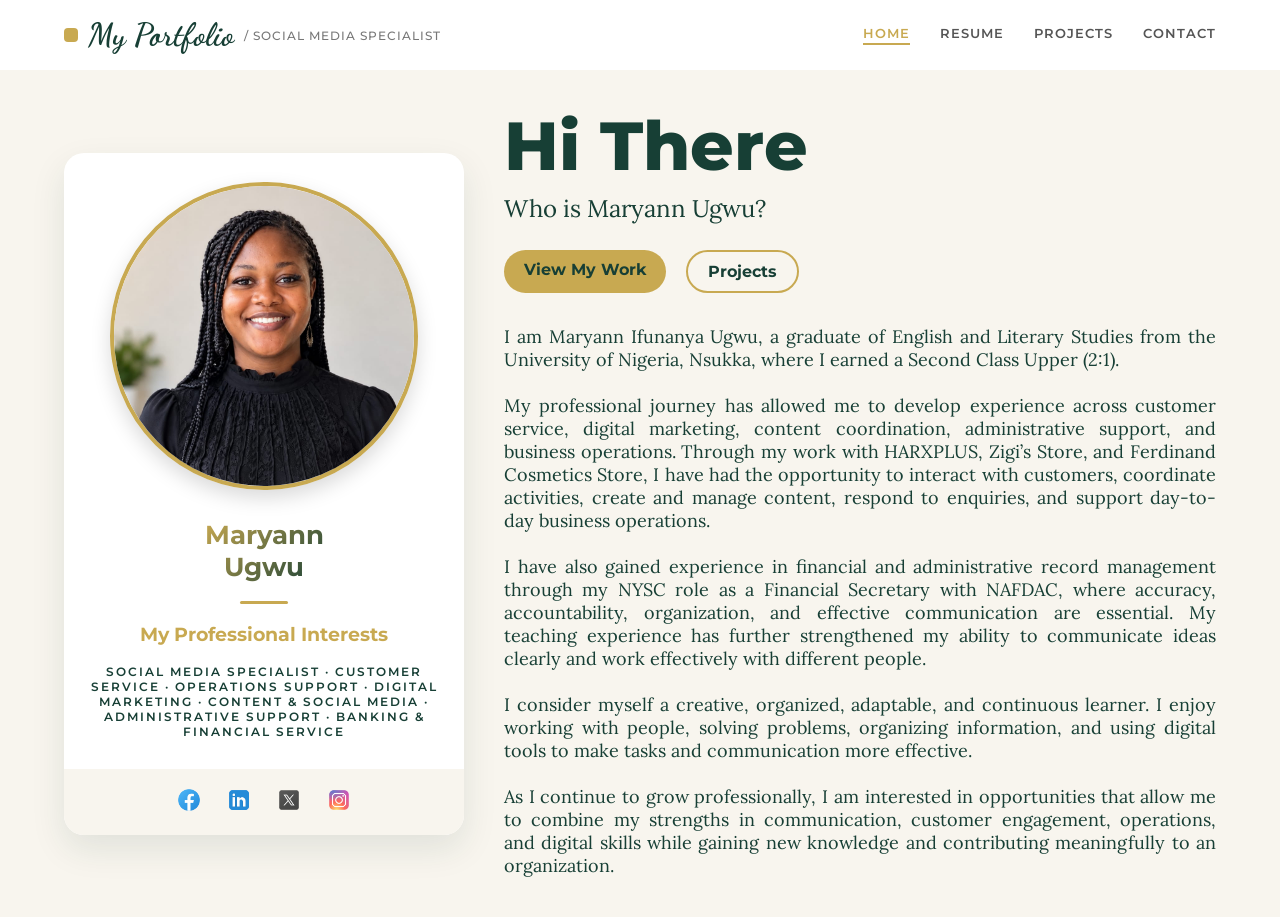
<file: index.html>
<!DOCTYPE html>
<html lang="en">
    <head> 
        <meta charset="UTF-8">
        <meta name="viewport" content="width=device-width, initial-scale=1.0">
        <title>My portfolio</title>
        <link rel="preconnect" href="https://fonts.googleapis.com">
        <link rel="preconnect" href="https://fonts.gstatic.com" crossorigin>
        <link href="https://fonts.googleapis.com/css2?family=Lora:ital,wght@0,400..700;1,400..700&family=Montserrat:ital,wght@0,100..900;1,100..900&family=Oswald:wght@200..700&family=Dancing+Script:wght@400..700&display=swap" rel="stylesheet">
        <link rel="stylesheet" href="practise.css">
   </head>
    <body>
        <header>
            <nav class="nav">
                <div class="logo">
                    <span class="logo-mark"></span>
                    <span class="logo-name">My Portfolio</span>
                    <span class="logo-sub">/ Social Media Specialist</span>
                </div>
                <div class="links">
                    <a href="index.html" class="nav-active">Home</a>
                    <a href="resume.html">Resume</a>
                    <a href="project.html">Projects</a>
                    <a href="contact.html">Contact</a>
                </div> 
            </nav>
        </header>
        <main>
            <container class="container">
                <div class="profile-card">
                    <div class="profile-photo-wrap">
                        <img src="WhatsApp Image 2026-09-08 at 2.59.03 PM.jpeg" alt="Maryann Ugwu" class="profile-photo">
                        <img src="WhatsApp Image 2026-09-08 at 2.59.03 PM.jpeg" alt="Maryann Ugwu" class="profile-photo">
                        <img src="WhatsApp Image 2026-09-08 at 2.59.03 PM.jpeg" alt="Maryann Ugwu" class="profile-photo">
                    </div>
                    <h2 class="profile-name">Maryann<br>Ugwu</h2>
                    <div class="profile-divider"></div>
                    <h1 class="profile-title">My Professional Interests</h1>
                    <p class="profile-tagline">Social Media Specialist &middot; Customer Service &middot; Operations Support &middot; Digital Marketing &middot; Content & Social Media &middot; Administrative Support &middot; Banking & Financial Service</p>
                    <div class="profile-socials">
                        <a href="https://www.facebook.com/profile.php?id=100084178749355" target="_blank"><img src="icons8-facebook-50.png" alt="Facebook"></a>
                        <a href="https://www.linkedin.com/in/maryann-ugwu-5b576a2b7" target="_blank"><img src="icons8-linkedin-48.png" alt="LinkedIn"></a>
                        <a href="https://twitter.com/maryann_ugwu" target="_blank"><img src="icons8-x-50.png" alt="Twitter"></a>
                        <a href="https://www.instagram.com/maryann_ugwu" target="_blank"><img src="icons8-instagram-50.png" alt="Instagram"></a>
                    </div>
                </div>
                <div class="content0">
                    <div class="content">
                        <h1>Hi There</h1>
                        <h3 class="content-sub">Who is Maryann Ugwu?</h3>
                    </div>
                    <div class="buttons">
                       <a href="resume.html" class="btn">View My Work</a>
                       <a href="project.html" class="btn1">Projects</a>
                    </div>
                    <p class="content-bio">I am Maryann Ifunanya Ugwu, a graduate of English and Literary Studies from the University of Nigeria, Nsukka, where I earned a Second Class Upper (2:1).

<br><br>My professional journey has allowed me to develop experience across customer service, digital marketing, content coordination, administrative support, and business operations. Through my work with HARXPLUS, Zigi’s Store, and Ferdinand Cosmetics Store, I have had the opportunity to interact with customers, coordinate activities, create and manage content, respond to enquiries, and support day-to-day business operations.

<br><br>I have also gained experience in financial and administrative record management through my NYSC role as a Financial Secretary with NAFDAC, where accuracy, accountability, organization, and effective communication are essential. My teaching experience has further strengthened my ability to communicate ideas clearly and work effectively with different people.

<br><br>I consider myself a creative, organized, adaptable, and continuous learner. I enjoy working with people, solving problems, organizing information, and using digital tools to make tasks and communication more effective.

<br><br>As I continue to grow professionally, I am interested in opportunities that allow me to combine my strengths in communication, customer engagement, operations, and digital skills while gaining new knowledge and contributing meaningfully to an organization.</p>
                </div>
            </container>
            <div class="mobile-author-box">
                <a href="resume.html">
                    <div>
                        <svg xmlns="http://www.w3.org/2000/svg" fill="none" viewBox="0 0 24 24" stroke-width="1.5" stroke="currentColor" class="size-6">
                        <path stroke-linecap="round" stroke-linejoin="round" d="M19.5 14.25v-2.625a3.375 3.375 0 0 0-3.375-3.375h-1.5A1.125 1.125 0 0 1 13.5 7.125v-1.5a3.375 3.375 0 0 0-3.375-3.375H8.25m2.25 0H5.625c-.621 0-1.125.504-1.125 1.125v17.25c0 .621.504 1.125 1.125 1.125h12.75c.621 0 1.125-.504 1.125-1.125V11.25a9 9 0 0 0-9-9Z" />
                        </svg>
                        <h2>Resume</h2>
                    </div>
                </a>
                <a href="project.html">
                    <div>
                        <svg xmlns="http://www.w3.org/2000/svg" fill="none" viewBox="0 0 24 24" stroke-width="1.5" stroke="currentColor" class="size-6">
                        <path stroke-linecap="round" stroke-linejoin="round" d="M3 13.125C3 12.504 3.504 12 4.125 12h2.25c.621 0 1.125.504 1.125 1.125v6.75C7.5 20.496 6.996 21 6.375 21h-2.25A1.125 1.125 0 0 1 3 19.875v-6.75ZM9.75 8.625c0-.621.504-1.125 1.125-1.125h2.25c.621 0 1.125.504 1.125 1.125v11.25c0 .621-.504 1.125-1.125 1.125h-2.25a1.125 1.125 0 0 1-1.125-1.125V8.625ZM16.5 4.125c0-.621.504-1.125 1.125-1.125h2.25C20.496 3 21 3.504 21 4.125v15.75c0 .621-.504 1.125-1.125 1.125h-2.25a1.125 1.125 0 0 1-1.125-1.125V4.125Z" />
                        </svg>
                        <h2>Projects</h2>
                    </div>
                </a>
                <a href="index.html" class="mob-home mob-active">
                    <div>
                        <svg xmlns="http://www.w3.org/2000/svg" fill="none" viewBox="0 0 24 24" stroke-width="1.5" stroke="currentColor" class="size-6">
                        <path stroke-linecap="round" stroke-linejoin="round" d="m2.25 12 8.954-8.955c.44-.439 1.152-.439 1.591 0L21.75 12M4.5 9.75v10.125c0 .621.504 1.125 1.125 1.125H9.75v-4.875c0-.621.504-1.125 1.125-1.125h2.25c.621 0 1.125.504 1.125 1.125V21h4.125c.621 0 1.125-.504 1.125-1.125V9.75M8.25 21h8.25" />
                        </svg>
                        <h2>Home</h2>
                    </div>
                </a>
                <a href="contact.html">
                    <div>
                        <svg xmlns="http://www.w3.org/2000/svg" fill="none" viewBox="0 0 24 24" stroke-width="1.5" stroke="currentColor" class="size-6">
                        <path stroke-linecap="round" stroke-linejoin="round" d="M21.75 6.75v10.5a2.25 2.25 0 0 1-2.25 2.25h-15a2.25 2.25 0 0 1-2.25-2.25V6.75m19.5 0A2.25 2.25 0 0 0 19.5 4.5h-15a2.25 2.25 0 0 0-2.25 2.25m19.5 0v.243a2.25 2.25 0 0 1-1.07 1.916l-7.5 4.615a2.25 2.25 0 0 1-2.36 0L3.32 8.91a2.25 2.25 0 0 1-1.07-1.916V6.75" />
                        </svg>
                        <h2>Contact</h2>
                    </div>
                </a>
            </div>
        </main>

       
        <script src="script.js"></script>
    </body>
</html>
</file>
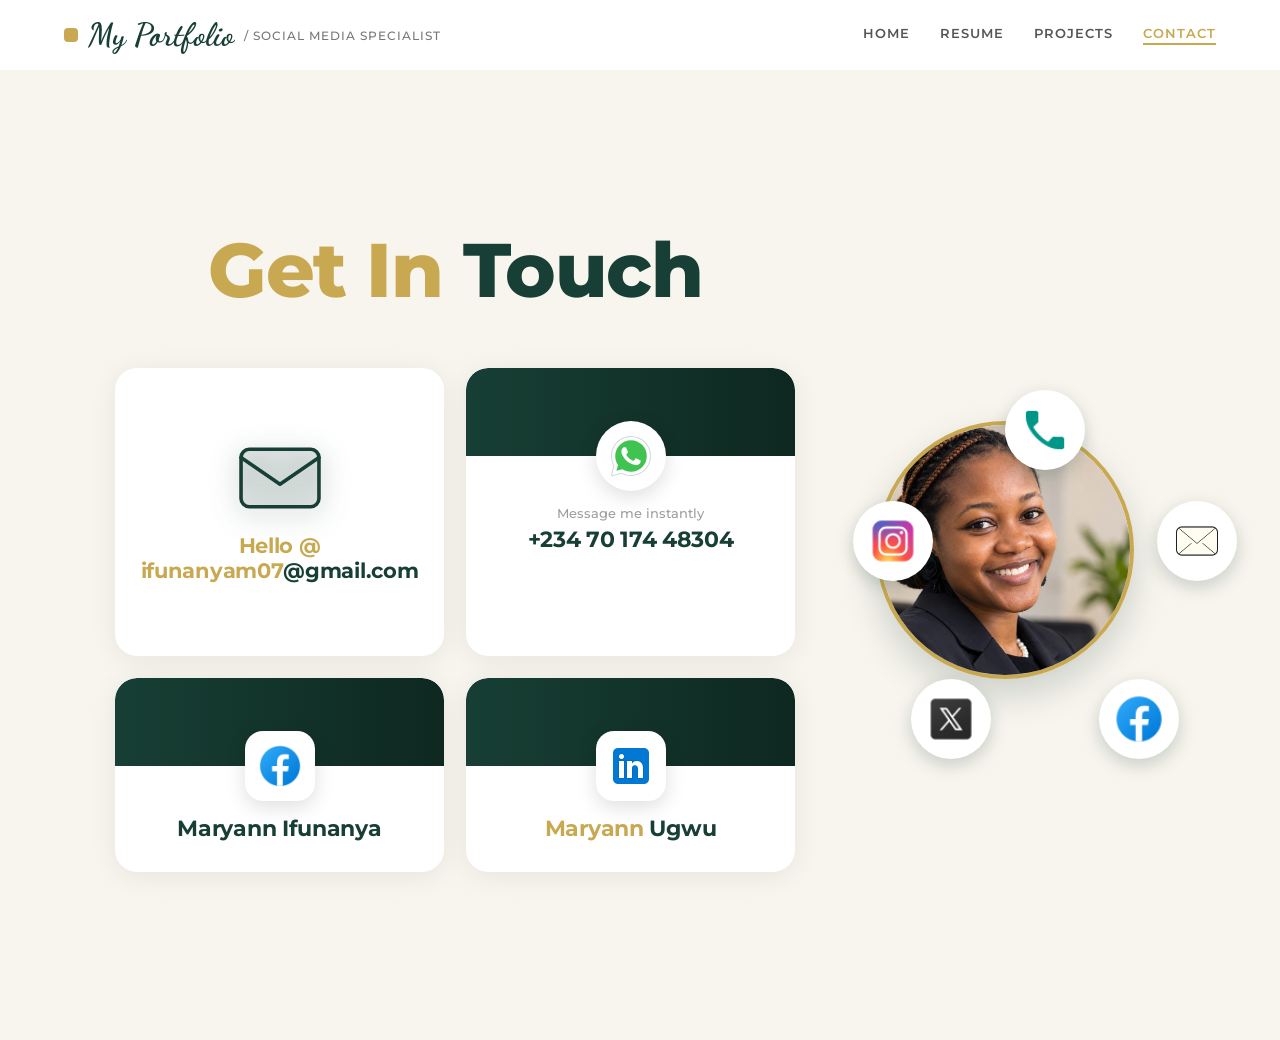
<file: contact.html>
<!DOCTYPE html>
<html lang="en">
<head>
    <meta charset="UTF-8">
    <meta name="viewport" content="width=device-width, initial-scale=1.0">
    <title>Contact- My Portfolio </title>
    <link rel="preconnect" href="https://fonts.googleapis.com">
    <link rel="preconnect" href="https://fonts.gstatic.com" crossorigin>
    <link href="https://fonts.googleapis.com/css2?family=Lora:ital,wght@0,400..700;1,400..700&family=Montserrat:ital,wght@0,100..900;1,100..900&family=Oswald:wght@200..700&family=Dancing+Script:wght@400..700&display=swap" rel="stylesheet">
    <link rel="stylesheet" href="practise.css">
</head>
<body>

    <!-- ══ NAV ══ -->
    <header>
        <nav class="nav">
            <div class="logo">
                <span class="logo-mark"></span>
                <span class="logo-name">My Portfolio</span>
                <span class="logo-sub">/ Social Media Specialist</span>
            </div>
            <div class="links">
                <a href="index.html">Home</a>
                <a href="resume.html">Resume</a>
                <a href="project.html">Projects</a>
                <a href="contact.html" class="nav-active">Contact</a>
            </div>
        </nav>
    </header>

    <!-- ══ MAIN ══ -->
    <main>
        <section class="contact-section">
            <div class="contact-main">

            <!-- Heading -->
            <h1 class="contact-heading">
                <span class="c-orange">Get In</span> <span class="c-dark">Touch</span>
            </h1>

            <!-- 2 × 2 Card Grid -->
            <div class="contact-grid">

                <!-- ── EMAIL CARD ── -->
                <a href="mailto:ifunanyam07@gmail.com" class="contact-card email-card">
                    <div class="email-icon">
                        <svg xmlns="http://www.w3.org/2000/svg"
                             viewBox="0 0 80 60" width="82" height="62" fill="none">
                            <!-- Card body -->
                            <rect x="2" y="2" width="76" height="56" rx="8"
                                  fill="#173F35" fill-opacity="0.10"
                                  stroke="#173F35" stroke-width="3.5"/>
                            <!-- Envelope flap -->
                            <path d="M2 10 L40 36 L78 10"
                                  stroke="#173F35" stroke-width="3.5"
                                  stroke-linecap="round" stroke-linejoin="round"/>
                        </svg>
                    </div>
                    <p class="email-addr">
                        <span class="c-orange">Hello @ ifunanyam07</span><span class="c-dark">@gmail.com</span>
                    </p>
                </a>

                <!-- ── WHATSAPP CARD ── -->
                <a href="https://wa.link/kumhxw" target="_blank" rel="noopener"
                   class="contact-card gradient-card">
                    <div class="card-gradient-bar"></div>

                    <!-- WhatsApp badge — full green circle -->
                    <div class="card-badge circle-badge">
                        <svg xmlns="http://www.w3.org/2000/svg" x="0px" y="0px" width="48" height="48" viewBox="0 0 48 48">
                        <path fill="#fff" d="M4.868,43.303l2.694-9.835C5.9,30.59,5.026,27.324,5.027,23.979C5.032,13.514,13.548,5,24.014,5c5.079,0.002,9.845,1.979,13.43,5.566c3.584,3.588,5.558,8.356,5.556,13.428c-0.004,10.465-8.522,18.98-18.986,18.98c-0.001,0,0,0,0,0h-0.008c-3.177-0.001-6.3-0.798-9.073-2.311L4.868,43.303z"></path><path fill="#fff" d="M4.868,43.803c-0.132,0-0.26-0.052-0.355-0.148c-0.125-0.127-0.174-0.312-0.127-0.483l2.639-9.636c-1.636-2.906-2.499-6.206-2.497-9.556C4.532,13.238,13.273,4.5,24.014,4.5c5.21,0.002,10.105,2.031,13.784,5.713c3.679,3.683,5.704,8.577,5.702,13.781c-0.004,10.741-8.746,19.48-19.486,19.48c-3.189-0.001-6.344-0.788-9.144-2.277l-9.875,2.589C4.953,43.798,4.911,43.803,4.868,43.803z"></path><path fill="#cfd8dc" d="M24.014,5c5.079,0.002,9.845,1.979,13.43,5.566c3.584,3.588,5.558,8.356,5.556,13.428c-0.004,10.465-8.522,18.98-18.986,18.98h-0.008c-3.177-0.001-6.3-0.798-9.073-2.311L4.868,43.303l2.694-9.835C5.9,30.59,5.026,27.324,5.027,23.979C5.032,13.514,13.548,5,24.014,5 M24.014,42.974C24.014,42.974,24.014,42.974,24.014,42.974C24.014,42.974,24.014,42.974,24.014,42.974 M24.014,42.974C24.014,42.974,24.014,42.974,24.014,42.974C24.014,42.974,24.014,42.974,24.014,42.974 M24.014,4C24.014,4,24.014,4,24.014,4C12.998,4,4.032,12.962,4.027,23.979c-0.001,3.367,0.849,6.685,2.461,9.622l-2.585,9.439c-0.094,0.345,0.002,0.713,0.254,0.967c0.19,0.192,0.447,0.297,0.711,0.297c0.085,0,0.17-0.011,0.254-0.033l9.687-2.54c2.828,1.468,5.998,2.243,9.197,2.244c11.024,0,19.99-8.963,19.995-19.98c0.002-5.339-2.075-10.359-5.848-14.135C34.378,6.083,29.357,4.002,24.014,4L24.014,4z"></path><path fill="#40c351" d="M35.176,12.832c-2.98-2.982-6.941-4.625-11.157-4.626c-8.704,0-15.783,7.076-15.787,15.774c-0.001,2.981,0.833,5.883,2.413,8.396l0.376,0.597l-1.595,5.821l5.973-1.566l0.577,0.342c2.422,1.438,5.2,2.198,8.032,2.199h0.006c8.698,0,15.777-7.077,15.78-15.776C39.795,19.778,38.156,15.814,35.176,12.832z"></path><path fill="#fff" fill-rule="evenodd" d="M19.268,16.045c-0.355-0.79-0.729-0.806-1.068-0.82c-0.277-0.012-0.593-0.011-0.909-0.011c-0.316,0-0.83,0.119-1.265,0.594c-0.435,0.475-1.661,1.622-1.661,3.956c0,2.334,1.7,4.59,1.937,4.906c0.237,0.316,3.282,5.259,8.104,7.161c4.007,1.58,4.823,1.266,5.693,1.187c0.87-0.079,2.807-1.147,3.202-2.255c0.395-1.108,0.395-2.057,0.277-2.255c-0.119-0.198-0.435-0.316-0.909-0.554s-2.807-1.385-3.242-1.543c-0.435-0.158-0.751-0.237-1.068,0.238c-0.316,0.474-1.225,1.543-1.502,1.859c-0.277,0.317-0.554,0.357-1.028,0.119c-0.474-0.238-2.002-0.738-3.815-2.354c-1.41-1.257-2.362-2.81-2.639-3.285c-0.277-0.474-0.03-0.731,0.208-0.968c0.213-0.213,0.474-0.554,0.712-0.831c0.237-0.277,0.316-0.475,0.474-0.791c0.158-0.317,0.079-0.594-0.04-0.831C20.612,19.329,19.69,16.983,19.268,16.045z" clip-rule="evenodd"></path>
                        </svg>
                    </div>

                    <div class="card-body">
                        <p class="card-subtitle">Message me instantly</p>
                        <p class="card-title">+234 70 174 48304</p>
                    </div>
                </a>

                <!-- ── FACEBOOK CARD ── -->
                <a href="https://www.facebook.com/profile.php?id=100084178749355"
                   target="_blank" rel="noopener"
                   class="contact-card gradient-card">
                    <div class="card-gradient-bar"></div>

                    <!-- Facebook badge — white rounded square with bold "f" -->
                    <div class="card-badge">
                        <img src="icons8-facebook-50.png" alt="Facebook badge" width="48" height="48">
                    </div>

                    <div class="card-body">
                        <p class="card-title">Maryann Ifunanya</p>
                    </div>
                </a>

                <!-- ── LINKEDIN CARD ── -->
                <a href="https://www.linkedin.com/in/maryann-ugwu-5b576a2b7"
                   target="_blank" rel="noopener"
                   class="contact-card gradient-card">
                    <div class="card-gradient-bar"></div>

                    <!-- LinkedIn badge — white rounded square with "in" -->
                    <div class="card-badge">
                       <img src="icons8-linkedin-48.png" alt="LinkedIn badge" width="48" height="48">
                    </div>

                    <div class="card-body">
                        <p class="card-title">
                            <span class="c-orange">Maryann</span> Ugwu
                        </p>
                    </div>
                </a>

            </div><!-- /.contact-grid -->
            </div><!-- /.contact-main -->

            <!-- ── PHOTO + ORBITING CONTACT ICONS ── -->
            <div class="contact-photo-side">
                <div class="contact-photo-wrap">
                    <img src="WhatsApp Image 2026-09-08 at 3.28.43 PM.jpeg" alt="Maryann Ugwu" class="contact-photo">
                    <div class="orbit-wrap">
                        <div class="orbit-icon orbit-icon-1">
                            <div class="orbit-badge orbit-badge-phone" aria-hidden="true">
                                <img src="icons8-phone-48.png" alt="" width="26" height="26">
                            </div>
                        </div>
                        <div class="orbit-icon orbit-icon-2">
                            <div class="orbit-badge orbit-badge-email" aria-hidden="true">
                                <img src="icons8-email-100.png" alt="" width="26" height="26">
                            </div>
                        </div>
                        <div class="orbit-icon orbit-icon-3">
                            <div class="orbit-badge orbit-badge-fb" aria-hidden="true">
                                <img src="icons8-facebook-50.png" alt="" width="26" height="26">
                            </div>
                        </div>
                        <div class="orbit-icon orbit-icon-4">
                            <div class="orbit-badge orbit-badge-x" aria-hidden="true">
                                <img src="icons8-x-50.png" alt="" width="24" height="24">
                            </div>
                        </div>
                        <div class="orbit-icon orbit-icon-5">
                            <div class="orbit-badge orbit-badge-ig" aria-hidden="true">
                                <img src="icons8-instagram-50.png" alt="" width="26" height="26">
                            </div>
                        </div>
                    </div>
                </div>
            </div>

        </section>

        <!-- ══ MOBILE BOTTOM NAV ══ -->
        <div class="mobile-author-box">
            <a href="resume.html">
                <div>
                    <svg xmlns="http://www.w3.org/2000/svg" fill="none" viewBox="0 0 24 24"
                         stroke-width="1.5" stroke="currentColor" class="size-6">
                        <path stroke-linecap="round" stroke-linejoin="round"
                              d="M19.5 14.25v-2.625a3.375 3.375 0 0 0-3.375-3.375h-1.5A1.125 1.125 0 0 1 13.5 7.125v-1.5a3.375 3.375 0 0 0-3.375-3.375H8.25m2.25 0H5.625c-.621 0-1.125.504-1.125 1.125v17.25c0 .621.504 1.125 1.125 1.125h12.75c.621 0 1.125-.504 1.125-1.125V11.25a9 9 0 0 0-9-9Z"/>
                    </svg>
                    <h2>Resume</h2>
                </div>
            </a>
            <a href="project.html">
                <div>
                    <svg xmlns="http://www.w3.org/2000/svg" fill="none" viewBox="0 0 24 24"
                         stroke-width="1.5" stroke="currentColor" class="size-6">
                        <path stroke-linecap="round" stroke-linejoin="round"
                              d="M3 13.125C3 12.504 3.504 12 4.125 12h2.25c.621 0 1.125.504 1.125 1.125v6.75C7.5 20.496 6.996 21 6.375 21h-2.25A1.125 1.125 0 0 1 3 19.875v-6.75ZM9.75 8.625c0-.621.504-1.125 1.125-1.125h2.25c.621 0 1.125.504 1.125 1.125v11.25c0 .621-.504 1.125-1.125 1.125h-2.25a1.125 1.125 0 0 1-1.125-1.125V8.625ZM16.5 4.125c0-.621.504-1.125 1.125-1.125h2.25C20.496 3 21 3.504 21 4.125v15.75c0 .621-.504 1.125-1.125 1.125h-2.25a1.125 1.125 0 0 1-1.125-1.125V4.125Z"/>
                    </svg>
                    <h2>Projects</h2>
                </div>
            </a>
            <a href="index.html" class="mob-home">
                <div>
                    <svg xmlns="http://www.w3.org/2000/svg" fill="none" viewBox="0 0 24 24"
                         stroke-width="1.5" stroke="currentColor" class="size-6">
                        <path stroke-linecap="round" stroke-linejoin="round"
                              d="m2.25 12 8.954-8.955c.44-.439 1.152-.439 1.591 0L21.75 12M4.5 9.75v10.125c0 .621.504 1.125 1.125 1.125H9.75v-4.875c0-.621.504-1.125 1.125-1.125h2.25c.621 0 1.125.504 1.125 1.125V21h4.125c.621 0 1.125-.504 1.125-1.125V9.75M8.25 21h8.25"/>
                    </svg>
                    <h2>Home</h2>
                </div>
            </a>
            <a href="contact.html" class="mob-active">
                <div>
                    <svg xmlns="http://www.w3.org/2000/svg" fill="none" viewBox="0 0 24 24"
                         stroke-width="1.5" stroke="currentColor" class="size-6">
                        <path stroke-linecap="round" stroke-linejoin="round"
                              d="M21.75 6.75v10.5a2.25 2.25 0 0 1-2.25 2.25h-15a2.25 2.25 0 0 1-2.25-2.25V6.75m19.5 0A2.25 2.25 0 0 0 19.5 4.5h-15a2.25 2.25 0 0 0-2.25 2.25m19.5 0v.243a2.25 2.25 0 0 1-1.07 1.916l-7.5 4.615a2.25 2.25 0 0 1-2.36 0L3.32 8.91a2.25 2.25 0 0 1-1.07-1.916V6.75"/>
                    </svg>
                    <h2>Contact</h2>
                </div>
            </a>
        </div>

    </main>


    <script src="script.js"></script>
</body>
</html>
</file>
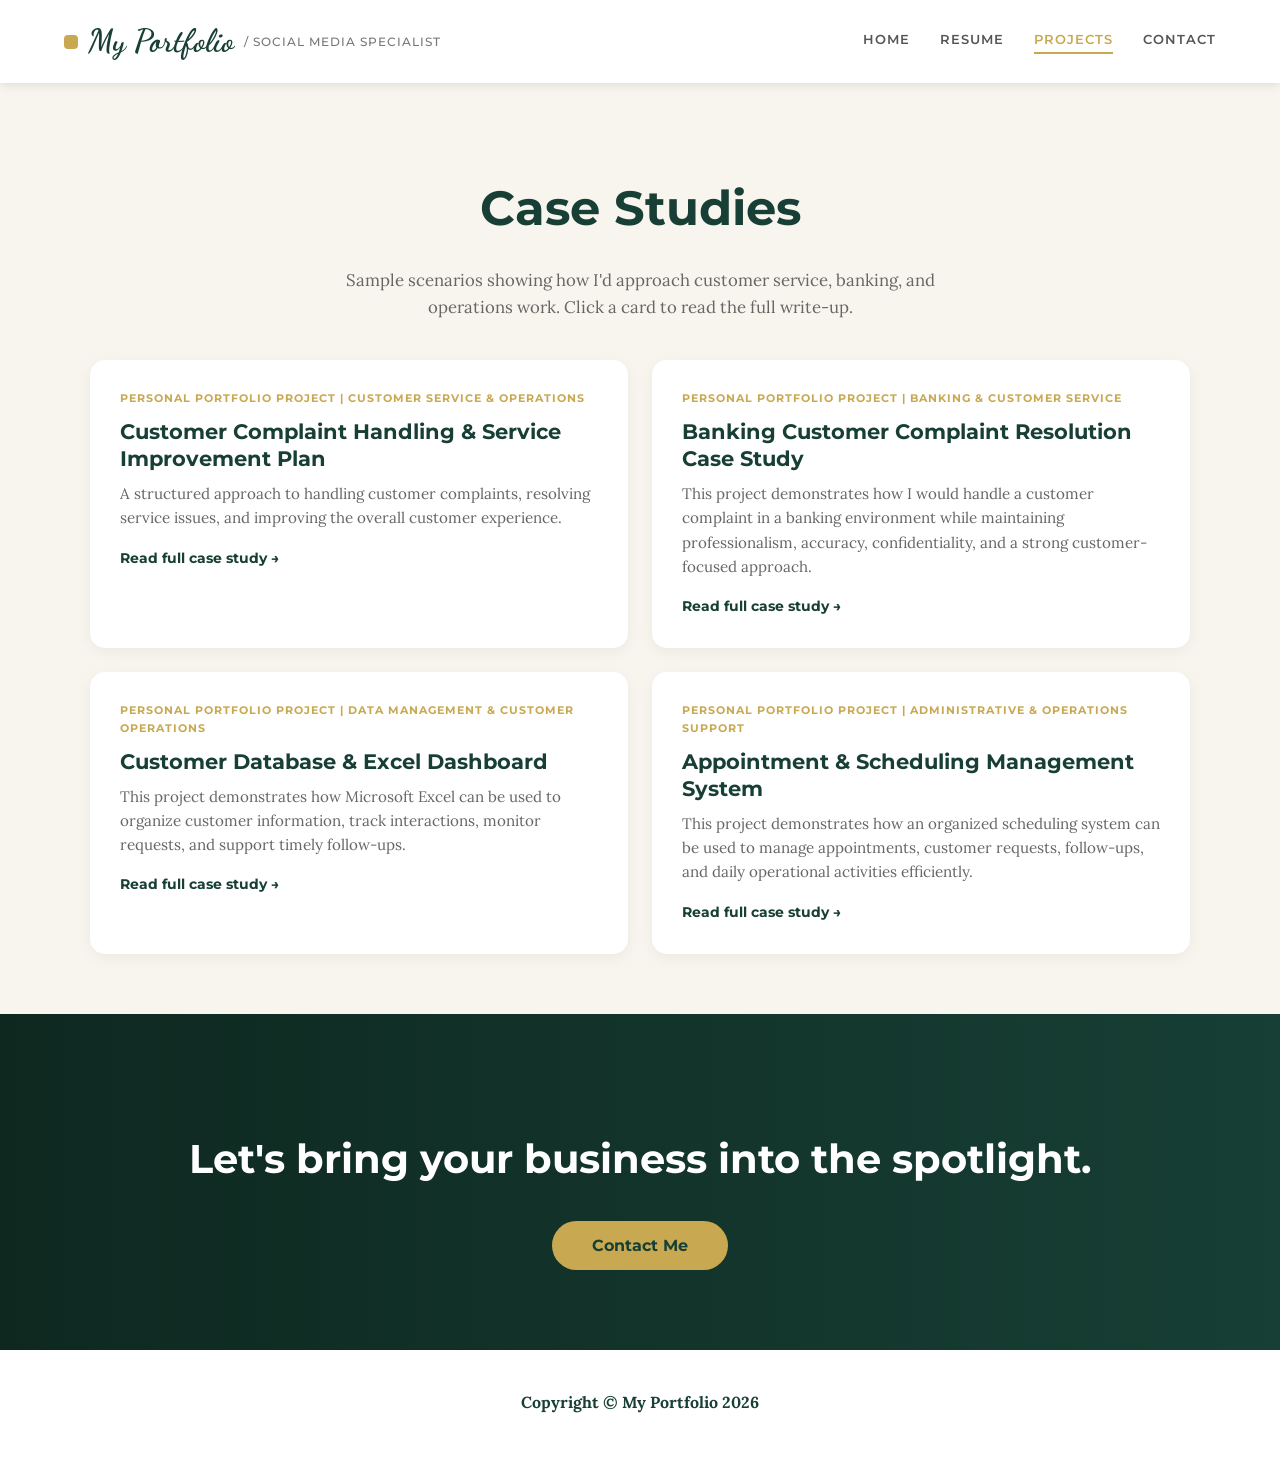
<file: project.html>
<!DOCTYPE html>
<html lang="en">
    <head> 
        <meta charset="UTF-8">
        <meta name="viewport" content="width=device-width, initial-scale=1.0">
        <title>My Portfolio</title>
        <link rel="preconnect" href="https://fonts.googleapis.com">
        <link rel="preconnect" href="https://fonts.gstatic.com" crossorigin>
        <link href="https://fonts.googleapis.com/css2?family=Lora:ital,wght@0,400..700;1,400..700&family=Montserrat:ital,wght@0,100..900;1,100..900&family=Oswald:wght@200..700&family=Dancing+Script:wght@400..700&display=swap" rel="stylesheet">
        <link rel="stylesheet" href="project.css">
   </head>
    <body>
        <header>
            <nav class="nav">
                <div class="logo">
                    <span class="logo-mark"></span>
                    <span class="logo-name">My Portfolio</span>
                    <span class="logo-sub">/ Social Media Specialist</span>
                </div>
                <div class="links">
                    <a href="index.html">Home</a>
                    <a href="resume.html">Resume</a>
                    <a href="project.html" class="nav-active">Projects</a>
                    <a href="contact.html">Contact</a>
                </div> 
            </nav>
        </header>

        <section class="case-section">
            <div class="h1"><h1>Case Studies</h1></div>
            <p class="case-intro">Sample scenarios showing how I'd approach customer service, banking, and operations work. Click a card to read the full write-up.</p>

            <div class="case-grid">

                <a href="#case-1" class="case-card">
                    <span class="case-tag">Personal Portfolio Project | Customer Service &amp; Operations</span>
                    <h1>Customer Complaint Handling &amp; Service Improvement Plan</h1>
                    <p>A structured approach to handling customer complaints, resolving service issues, and improving the overall customer experience.</p>
                    <span class="case-read-more">Read full case study &rarr;</span>
                </a>

                <a href="#case-2" class="case-card">
                    <span class="case-tag">Personal Portfolio Project | Banking &amp; Customer Service</span>
                    <h1>Banking Customer Complaint Resolution Case Study</h1>
                    <p>This project demonstrates how I would handle a customer complaint in a banking environment while maintaining professionalism, accuracy, confidentiality, and a strong customer-focused approach.</p>
                    <span class="case-read-more">Read full case study &rarr;</span>
                </a>

                <a href="#case-3" class="case-card">
                    <span class="case-tag">Personal Portfolio Project | Data Management &amp; Customer Operations</span>
                    <h1>Customer Database &amp; Excel Dashboard</h1>
                    <p>This project demonstrates how Microsoft Excel can be used to organize customer information, track interactions, monitor requests, and support timely follow-ups.</p>
                    <span class="case-read-more">Read full case study &rarr;</span>
                </a>

                <a href="#case-4" class="case-card">
                    <span class="case-tag">Personal Portfolio Project | Administrative &amp; Operations Support</span>
                    <h1>Appointment &amp; Scheduling Management System</h1>
                    <p>This project demonstrates how an organized scheduling system can be used to manage appointments, customer requests, follow-ups, and daily operational activities efficiently.</p>
                    <span class="case-read-more">Read full case study &rarr;</span>
                </a>

            </div>
        </section>

        <!-- ══ CASE STUDY 1 ══ -->
        <div class="case-modal" id="case-1">
            <a href="#" class="case-modal-backdrop" aria-label="Close"></a>
            <div class="case-modal-content" role="dialog" aria-modal="true" aria-labelledby="case-1-title">
                <a href="#" class="case-modal-close" aria-label="Close">&times;</a>
                <div class="case-modal-inner">
                    <span class="case-tag">Personal Portfolio Project | Customer Service &amp; Operations</span>
                    <h1 id="case-1-title">Customer Complaint Handling &amp; Service Improvement Plan</h1>

                    <h2>Project Overview</h2>
                    <p>This project demonstrates a structured approach to handling customer complaints, resolving service issues, and improving the overall customer experience.</p>
                    <p>The project was designed around a fictional service business where a customer experienced a delay in receiving a service they had paid for.</p>

                    <h2>Business Problem</h2>
                    <p>A customer contacted the company after experiencing a delay in receiving a service. The customer was frustrated and expected the issue to be resolved quickly.</p>
                    <p>The challenge was to resolve the complaint professionally while maintaining customer trust and identifying ways to prevent similar issues in the future.</p>

                    <h2>Project Objective</h2>
                    <ul>
                        <li>Resolve the customer's complaint efficiently.</li>
                        <li>Maintain a positive customer relationship.</li>
                        <li>Accurately document the complaint and resolution.</li>
                        <li>Identify the cause of the issue.</li>
                        <li>Recommend improvements to prevent recurrence.</li>
                    </ul>

                    <h2>My Approach</h2>
                    <h3>1. Listen &amp; Acknowledge</h3>
                    <p>I would allow the customer to explain the issue without interruption and acknowledge their concern professionally.</p>
                    <h3>2. Verify Information</h3>
                    <p>I would confirm relevant customer and transaction details before taking action.</p>
                    <h3>3. Investigate the Issue</h3>
                    <p>I would review the available records and communicate with the appropriate team to determine what caused the delay.</p>
                    <h3>4. Provide a Resolution</h3>
                    <p>After identifying the issue, I would provide the customer with a clear explanation and the appropriate solution or escalation.</p>
                    <h3>5. Follow Up</h3>
                    <p>I would follow up with the customer to confirm that the issue had been resolved and that they were satisfied with the outcome.</p>

                    <h2>Customer Service Workflow</h2>
                    <div class="workflow">
                        <span>Complaint Received</span>
                        <span>Information Verified</span>
                        <span>Issue Investigated</span>
                        <span>Resolution Provided</span>
                        <span>Complaint Documented</span>
                        <span>Customer Follow-Up</span>
                    </div>

                    <h2>Sample Customer Interaction</h2>
                    <h3>Customer</h3>
                    <blockquote>"I paid for this service several days ago and I still haven't received it. I've contacted your company before but nobody has been able to help me."</blockquote>
                    <h3>Response</h3>
                    <blockquote>"I sincerely apologize for the inconvenience you've experienced. I understand how frustrating it can be to wait for a service you have already paid for. Let me review your details and check the status of your request so I can determine the best way to resolve this for you."</blockquote>
                    <p>After investigating the issue, I would clearly explain the outcome, provide the available solution, and give the customer a realistic timeframe where applicable.</p>

                    <h2>Resolution</h2>
                    <p>The complaint would be documented, the responsible team notified where necessary, and the customer's issue resolved or escalated according to company procedures.</p>
                    <p>A follow-up would then be conducted to ensure the customer received the expected service and that the complaint had been properly closed.</p>

                    <h2>Service Improvement Recommendations</h2>
                    <ol>
                        <li>Introduce a centralized complaint-tracking system.</li>
                        <li>Set clear response and resolution timelines.</li>
                        <li>Provide regular updates to customers when an issue cannot be resolved immediately.</li>
                        <li>Maintain accurate customer interaction records.</li>
                        <li>Review recurring complaints to identify operational problems.</li>
                        <li>Establish clear escalation procedures for unresolved issues.</li>
                    </ol>

                    <h2>Skills Demonstrated</h2>
                    <ul class="case-skills">
                        <li>Customer Service</li>
                        <li>Complaint Resolution</li>
                        <li>Problem-Solving</li>
                        <li>Professional Communication</li>
                        <li>Documentation</li>
                        <li>Follow-Up</li>
                        <li>Operations Coordination</li>
                        <li>Attention to Detail</li>
                        <li>Customer Relationship Management</li>
                    </ul>

                    <h2>Tools That Can Support the Process</h2>
                    <p>Microsoft Excel | Trello | HubSpot | Zoho</p>

                    <h2>Project Outcome</h2>
                    <p>This project demonstrates my ability to approach customer complaints systematically, communicate professionally, document issues accurately, coordinate resolutions, and identify opportunities for improving service delivery.</p>
                    <p>It also demonstrates how effective complaint management can contribute to customer satisfaction and operational improvement.</p>
                </div>
            </div>
        </div>

        <!-- ══ CASE STUDY 2 ══ -->
        <div class="case-modal" id="case-2">
            <a href="#" class="case-modal-backdrop" aria-label="Close"></a>
            <div class="case-modal-content" role="dialog" aria-modal="true" aria-labelledby="case-2-title">
                <a href="#" class="case-modal-close" aria-label="Close">&times;</a>
                <div class="case-modal-inner">
                    <span class="case-tag">Personal Portfolio Project | Banking &amp; Customer Service</span>
                    <h1 id="case-2-title">Banking Customer Complaint Resolution Case Study</h1>

                    <h2>Project Overview</h2>
                    <p>This project demonstrates how I would handle a customer complaint in a banking environment while maintaining professionalism, accuracy, confidentiality, and a strong customer-focused approach.</p>

                    <h2>Scenario</h2>
                    <p>A bank customer contacts customer service because a transfer made from their account has not been received by the intended beneficiary. The customer is concerned and wants the issue resolved as quickly as possible.</p>

                    <h2>Project Objective</h2>
                    <p>The objective was to develop a structured process for:</p>
                    <ul>
                        <li>Understanding the customer's concern.</li>
                        <li>Verifying relevant transaction information.</li>
                        <li>Investigating the issue.</li>
                        <li>Communicating clearly with the customer.</li>
                        <li>Escalating the case when necessary.</li>
                        <li>Following up until resolution.</li>
                    </ul>

                    <h2>My Approach</h2>
                    <h3>1. Listen &amp; Acknowledge</h3>
                    <p>I would allow the customer to explain the issue and acknowledge their concern calmly and professionally.</p>
                    <h3>2. Verify Customer Information</h3>
                    <p>I would follow the bank's procedures for verifying the customer's identity before discussing account or transaction information.</p>
                    <h3>3. Gather Transaction Details</h3>
                    <p>I would obtain relevant information such as the transaction reference, date, amount, and beneficiary details, without requesting unnecessary sensitive information.</p>
                    <h3>4. Investigate</h3>
                    <p>I would check the available transaction status and determine whether the issue requires further investigation or escalation to the appropriate team.</p>
                    <h3>5. Communicate the Outcome</h3>
                    <p>I would explain the situation clearly to the customer and provide the next steps and expected resolution timeframe where applicable.</p>
                    <h3>6. Follow Up</h3>
                    <p>I would monitor the case and follow up with the customer after resolution to confirm that the issue has been addressed.</p>

                    <h2>Customer Service Workflow</h2>
                    <div class="workflow">
                        <span>Customer Complaint</span>
                        <span>Identity Verification</span>
                        <span>Transaction Details</span>
                        <span>Investigation</span>
                        <span>Resolution/Escalation</span>
                        <span>Customer Update</span>
                        <span>Follow-Up</span>
                    </div>

                    <h2>Key Considerations</h2>
                    <h3>Confidentiality</h3>
                    <p>Customer and transaction information must be handled securely and only disclosed through appropriate channels.</p>
                    <h3>Accuracy</h3>
                    <p>Transaction details and customer records should be documented correctly to prevent errors.</p>
                    <h3>Escalation</h3>
                    <p>Cases that cannot be resolved at the first point of contact should be escalated according to established procedures.</p>
                    <h3>Communication</h3>
                    <p>Customers should receive clear, professional updates rather than being left uncertain about the status of their complaint.</p>

                    <h2>Sample Customer Response</h2>
                    <blockquote>"I understand your concern regarding the transfer, and I apologize for the inconvenience. I will verify the transaction details and check the status of the transfer. If further investigation is required, I will escalate the matter to the appropriate team and ensure you are updated on the progress."</blockquote>

                    <h2>Skills Demonstrated</h2>
                    <ul class="case-skills">
                        <li>Customer Service</li>
                        <li>Problem-Solving</li>
                        <li>Professional Communication</li>
                        <li>Transaction Documentation</li>
                        <li>Attention to Detail</li>
                        <li>Confidentiality Awareness</li>
                        <li>Complaint Management</li>
                        <li>Escalation &amp; Follow-Up</li>
                        <li>Banking Operations Awareness</li>
                    </ul>

                    <h2>Project Outcome</h2>
                    <p>This project demonstrates my ability to approach banking-related customer complaints in a structured and professional manner while prioritizing customer experience, accurate documentation, confidentiality, and appropriate escalation.</p>
                    <p>It also reflects my interest in developing a career in banking and financial services and my ability to apply customer service and operations skills within a financial environment.</p>
                </div>
            </div>
        </div>

        <!-- ══ CASE STUDY 3 ══ -->
        <div class="case-modal" id="case-3">
            <a href="#" class="case-modal-backdrop" aria-label="Close"></a>
            <div class="case-modal-content" role="dialog" aria-modal="true" aria-labelledby="case-3-title">
                <a href="#" class="case-modal-close" aria-label="Close">&times;</a>
                <div class="case-modal-inner">
                    <span class="case-tag">Personal Portfolio Project | Data Management &amp; Customer Operations</span>
                    <h1 id="case-3-title">Customer Database &amp; Excel Dashboard</h1>

                    <h2>Project Overview</h2>
                    <p>This project demonstrates how Microsoft Excel can be used to organize customer information, track interactions, monitor requests, and support timely follow-ups.</p>
                    <p>I created a sample customer database using fictional customer information to simulate how a customer service or operations team could maintain and manage customer records.</p>

                    <h2>Project Objective</h2>
                    <p>The main objective was to create a simple, organized system that would:</p>
                    <ul>
                        <li>Store customer information accurately.</li>
                        <li>Track customer interactions and requests.</li>
                        <li>Monitor the status of customer issues.</li>
                        <li>Identify pending follow-ups.</li>
                        <li>Make customer information easier to retrieve.</li>
                        <li>Provide a simple overview of customer service activities.</li>
                    </ul>

                    <h2>Database Structure</h2>
                    <p>The customer database contains fields such as:</p>
                    <ul>
                        <li>Customer ID</li>
                        <li>Customer Name</li>
                        <li>Contact Information</li>
                        <li>Service/Product</li>
                        <li>Date of Interaction</li>
                        <li>Customer Request</li>
                        <li>Assigned Staff</li>
                        <li>Status</li>
                        <li>Priority</li>
                        <li>Follow-Up Date</li>
                        <li>Resolution/Remarks</li>
                    </ul>

                    <h2>My Approach</h2>
                    <h3>1. Data Organization</h3>
                    <p>I structured the spreadsheet into clear fields so that customer information could be entered consistently.</p>
                    <h3>2. Customer Interaction Tracking</h3>
                    <p>Each customer interaction was recorded with the relevant request, date, status, and remarks.</p>
                    <h3>3. Status Monitoring</h3>
                    <p>Customer requests were categorized as Open, Pending, Resolved, or Escalated, making it easier to identify outstanding issues.</p>
                    <h3>4. Follow-Up Management</h3>
                    <p>Follow-up dates were included to help ensure that unresolved customer requests were not overlooked.</p>
                    <h3>5. Data Filtering &amp; Sorting</h3>
                    <p>Excel filters were used to quickly locate specific customers, outstanding requests, priority cases, and follow-ups.</p>

                    <h2>Dashboard</h2>
                    <p>A summary dashboard was designed to provide a quick overview of customer service activities. The dashboard can display:</p>
                    <ul>
                        <li>Total Customers</li>
                        <li>Open Requests</li>
                        <li>Pending Requests</li>
                        <li>Resolved Requests</li>
                        <li>Escalated Cases</li>
                        <li>Upcoming Follow-Ups</li>
                    </ul>
                    <p>This allows a customer service representative or operations team to quickly understand the current workload without reviewing every individual record.</p>

                    <h2>Sample Workflow</h2>
                    <div class="workflow">
                        <span>Customer Interaction</span>
                        <span>Record Information</span>
                        <span>Categorize Request</span>
                        <span>Assign/Investigate</span>
                        <span>Update Status</span>
                        <span>Follow Up</span>
                        <span>Resolve &amp; Document</span>
                    </div>

                    <h2>Data Accuracy &amp; Confidentiality</h2>
                    <p>Because customer information can be sensitive, the project emphasizes accurate record keeping and responsible handling of customer data.</p>
                    <p>For demonstration purposes, all customer information used in the project is fictional and does not represent real customers.</p>

                    <h2>Skills Demonstrated</h2>
                    <ul class="case-skills">
                        <li>Microsoft Excel</li>
                        <li>Data Entry</li>
                        <li>Customer Record Management</li>
                        <li>Data Organization</li>
                        <li>Documentation</li>
                        <li>Reporting</li>
                        <li>Attention to Detail</li>
                        <li>Follow-Up Management</li>
                        <li>Problem-Solving</li>
                        <li>Customer Service Operations</li>
                    </ul>

                    <h2>Tools Used</h2>
                    <p>Microsoft Excel</p>

                    <h2>Project Outcome</h2>
                    <p>The project resulted in a structured customer-record system that makes it easier to organize customer information, monitor requests, identify pending actions, and support effective follow-up.</p>
                    <p>It demonstrates my ability to use spreadsheets not only for data entry but also as a practical tool for customer service, reporting, and operational management.</p>
                </div>
            </div>
        </div>

        <!-- ══ CASE STUDY 4 ══ -->
        <div class="case-modal" id="case-4">
            <a href="#" class="case-modal-backdrop" aria-label="Close"></a>
            <div class="case-modal-content" role="dialog" aria-modal="true" aria-labelledby="case-4-title">
                <a href="#" class="case-modal-close" aria-label="Close">&times;</a>
                <div class="case-modal-inner">
                    <span class="case-tag">Personal Portfolio Project | Administrative &amp; Operations Support</span>
                    <h1 id="case-4-title">Appointment &amp; Scheduling Management System</h1>

                    <h2>Project Overview</h2>
                    <p>This project demonstrates how an organized scheduling system can be used to manage appointments, customer requests, follow-ups, and daily operational activities efficiently.</p>
                    <p>The project simulates a service-based business where multiple customers need to book appointments while the business manages staff availability and prevents scheduling conflicts.</p>

                    <h2>Project Objective</h2>
                    <p>The main objectives were to:</p>
                    <ul>
                        <li>Organize customer appointments efficiently.</li>
                        <li>Prevent double bookings and scheduling conflicts.</li>
                        <li>Track appointment status.</li>
                        <li>Manage cancellations and rescheduling.</li>
                        <li>Ensure timely customer reminders.</li>
                        <li>Maintain accurate scheduling records.</li>
                        <li>Improve coordination between customers and service providers.</li>
                    </ul>

                    <h2>Scheduling Structure</h2>
                    <p>The scheduling system contains information such as:</p>
                    <ul>
                        <li>Customer Name</li>
                        <li>Service Requested</li>
                        <li>Appointment Date</li>
                        <li>Appointment Time</li>
                        <li>Assigned Staff</li>
                        <li>Appointment Status</li>
                        <li>Customer Contact</li>
                        <li>Follow-Up Date</li>
                        <li>Notes/Remarks</li>
                    </ul>

                    <h2>My Approach</h2>
                    <h3>1. Receive the Request</h3>
                    <p>I would collect the customer's preferred date, time, and service requirement.</p>
                    <h3>2. Check Availability</h3>
                    <p>Before confirming an appointment, I would review the schedule to ensure that the requested time is available.</p>
                    <h3>3. Confirm the Appointment</h3>
                    <p>Once availability is confirmed, the customer's appointment would be recorded and confirmation provided.</p>
                    <h3>4. Send Reminders</h3>
                    <p>Customers would receive reminders before their scheduled appointments to reduce missed appointments.</p>
                    <h3>5. Handle Changes</h3>
                    <p>Cancellations or requests for a new appointment time would be recorded and the schedule updated accordingly.</p>
                    <h3>6. Monitor the Schedule</h3>
                    <p>I would regularly review upcoming appointments to identify conflicts, pending confirmations, and required follow-ups.</p>

                    <h2>Sample Workflow</h2>
                    <div class="workflow">
                        <span>Customer Request</span>
                        <span>Check Availability</span>
                        <span>Schedule Appointment</span>
                        <span>Confirm</span>
                        <span>Send Reminder</span>
                        <span>Appointment</span>
                        <span>Update Record</span>
                        <span>Follow-Up</span>
                    </div>

                    <h2>Managing Scheduling Challenges</h2>
                    <h3>Double Booking</h3>
                    <p>Check the schedule before confirming any appointment and immediately communicate alternative available times if a conflict exists.</p>
                    <h3>Cancellation</h3>
                    <p>Update the appointment status and make the time slot available for another customer.</p>
                    <h3>Rescheduling</h3>
                    <p>Confirm the customer's preferred alternative and update the schedule.</p>
                    <h3>Missed Appointment</h3>
                    <p>Record the missed appointment and follow up with the customer where appropriate.</p>
                    <h3>Urgent Request</h3>
                    <p>Review availability and prioritize according to the organization's procedures.</p>

                    <h2>Sample Schedule</h2>
                    <div class="case-table-wrap">
                        <table class="case-table">
                            <thead>
                                <tr><th>Customer</th><th>Service</th><th>Date</th><th>Time</th><th>Staff</th><th>Status</th></tr>
                            </thead>
                            <tbody>
                                <tr><td>Customer A</td><td>Consultation</td><td>Sept. 10</td><td>9:00 AM</td><td>Staff A</td><td>Confirmed</td></tr>
                                <tr><td>Customer B</td><td>Support</td><td>Sept. 10</td><td>11:00 AM</td><td>Staff B</td><td>Confirmed</td></tr>
                                <tr><td>Customer C</td><td>Consultation</td><td>Sept. 10</td><td>1:00 PM</td><td>Staff A</td><td>Pending</td></tr>
                                <tr><td>Customer D</td><td>Follow-Up</td><td>Sept. 11</td><td>10:00 AM</td><td>Staff B</td><td>Confirmed</td></tr>
                            </tbody>
                        </table>
                    </div>
                    <p>All customer information in this project is fictional and used for demonstration purposes.</p>

                    <h2>Tools Used</h2>
                    <p>Microsoft Excel | Trello | Google Calendar</p>

                    <h2>Skills Demonstrated</h2>
                    <ul class="case-skills">
                        <li>Appointment Scheduling</li>
                        <li>Administrative Support</li>
                        <li>Calendar Management</li>
                        <li>Customer Communication</li>
                        <li>Time Management</li>
                        <li>Data Entry</li>
                        <li>Record Keeping</li>
                        <li>Follow-Up</li>
                        <li>Operations Coordination</li>
                        <li>Problem-Solving</li>
                        <li>Attention to Detail</li>
                    </ul>

                    <h2>Project Outcome</h2>
                    <p>This project demonstrates my ability to organize schedules, coordinate customer appointments, maintain accurate records, manage changes, and ensure timely follow-ups.</p>
                    <p>It highlights my ability to use structured processes and digital tools to support efficient customer service and day-to-day business operations.</p>
                </div>
            </div>
        </div>

        <section class="section2">

            <h1>Let's bring your business into the spotlight.</h1>
             <a href="contact.html"><button>Contact Me</button></a>
        </section>

        
        <div class="mobile-author-box">
                <a href="resume.html">
                    <div>
                       <svg xmlns="http://www.w3.org/2000/svg" fill="none" viewBox="0 0 24 24" stroke-width="1.5" stroke="currentColor" class="size-6">
                       <path stroke-linecap="round" stroke-linejoin="round" d="M19.5 14.25v-2.625a3.375 3.375 0 0 0-3.375-3.375h-1.5A1.125 1.125 0 0 1 13.5 7.125v-1.5a3.375 3.375 0 0 0-3.375-3.375H8.25m2.25 0H5.625c-.621 0-1.125.504-1.125 1.125v17.25c0 .621.504 1.125 1.125 1.125h12.75c.621 0 1.125-.504 1.125-1.125V11.25a9 9 0 0 0-9-9Z" />
                       </svg>
                       <h2>Resume</h2>
                    </div>
                </a>
                <a href="project.html" class="mob-active">
                    <div>
                        <svg xmlns="http://www.w3.org/2000/svg" fill="none" viewBox="0 0 24 24" stroke-width="1.5" stroke="currentColor" class="size-6">
                        <path stroke-linecap="round" stroke-linejoin="round" d="M3 13.125C3 12.504 3.504 12 4.125 12h2.25c.621 0 1.125.504 1.125 1.125v6.75C7.5 20.496 6.996 21 6.375 21h-2.25A1.125 1.125 0 0 1 3 19.875v-6.75ZM9.75 8.625c0-.621.504-1.125 1.125-1.125h2.25c.621 0 1.125.504 1.125 1.125v11.25c0 .621-.504 1.125-1.125 1.125h-2.25a1.125 1.125 0 0 1-1.125-1.125V8.625ZM16.5 4.125c0-.621.504-1.125 1.125-1.125h2.25C20.496 3 21 3.504 21 4.125v15.75c0 .621-.504 1.125-1.125 1.125h-2.25a1.125 1.125 0 0 1-1.125-1.125V4.125Z" />
                        </svg>
                        <h2>Projects</h2>
                    </div>
                </a>
                <a href="index.html" class="mob-home">
                    <div>
                        <svg xmlns="http://www.w3.org/2000/svg" fill="none" viewBox="0 0 24 24" stroke-width="1.5" stroke="currentColor" class="size-6">
                        <path stroke-linecap="round" stroke-linejoin="round" d="m2.25 12 8.954-8.955c.44-.439 1.152-.439 1.591 0L21.75 12M4.5 9.75v10.125c0 .621.504 1.125 1.125 1.125H9.75v-4.875c0-.621.504-1.125 1.125-1.125h2.25c.621 0 1.125.504 1.125 1.125V21h4.125c.621 0 1.125-.504 1.125-1.125V9.75M8.25 21h8.25" />
                        </svg>
                        <h2>Home</h2>
                    </div>
                </a>
                <a href="contact.html">
                    <div>
                        <svg xmlns="http://www.w3.org/2000/svg" fill="none" viewBox="0 0 24 24" stroke-width="1.5" stroke="currentColor" class="size-6">
                        <path stroke-linecap="round" stroke-linejoin="round" d="M21.75 6.75v10.5a2.25 2.25 0 0 1-2.25 2.25h-15a2.25 2.25 0 0 1-2.25-2.25V6.75m19.5 0A2.25 2.25 0 0 0 19.5 4.5h-15a2.25 2.25 0 0 0-2.25 2.25m19.5 0v.243a2.25 2.25 0 0 1-1.07 1.916l-7.5 4.615a2.25 2.25 0 0 1-2.36 0L3.32 8.91a2.25 2.25 0 0 1-1.07-1.916V6.75" />
                        </svg>
                        <h2>Contact</h2>
                    </div>
                </a>
            </div>

        <footer>
            <h1>Copyright &copy; My Portfolio 2026 </h1>
        </footer>
        <script src="script.js"></script>
    </body>
</html>
</file>
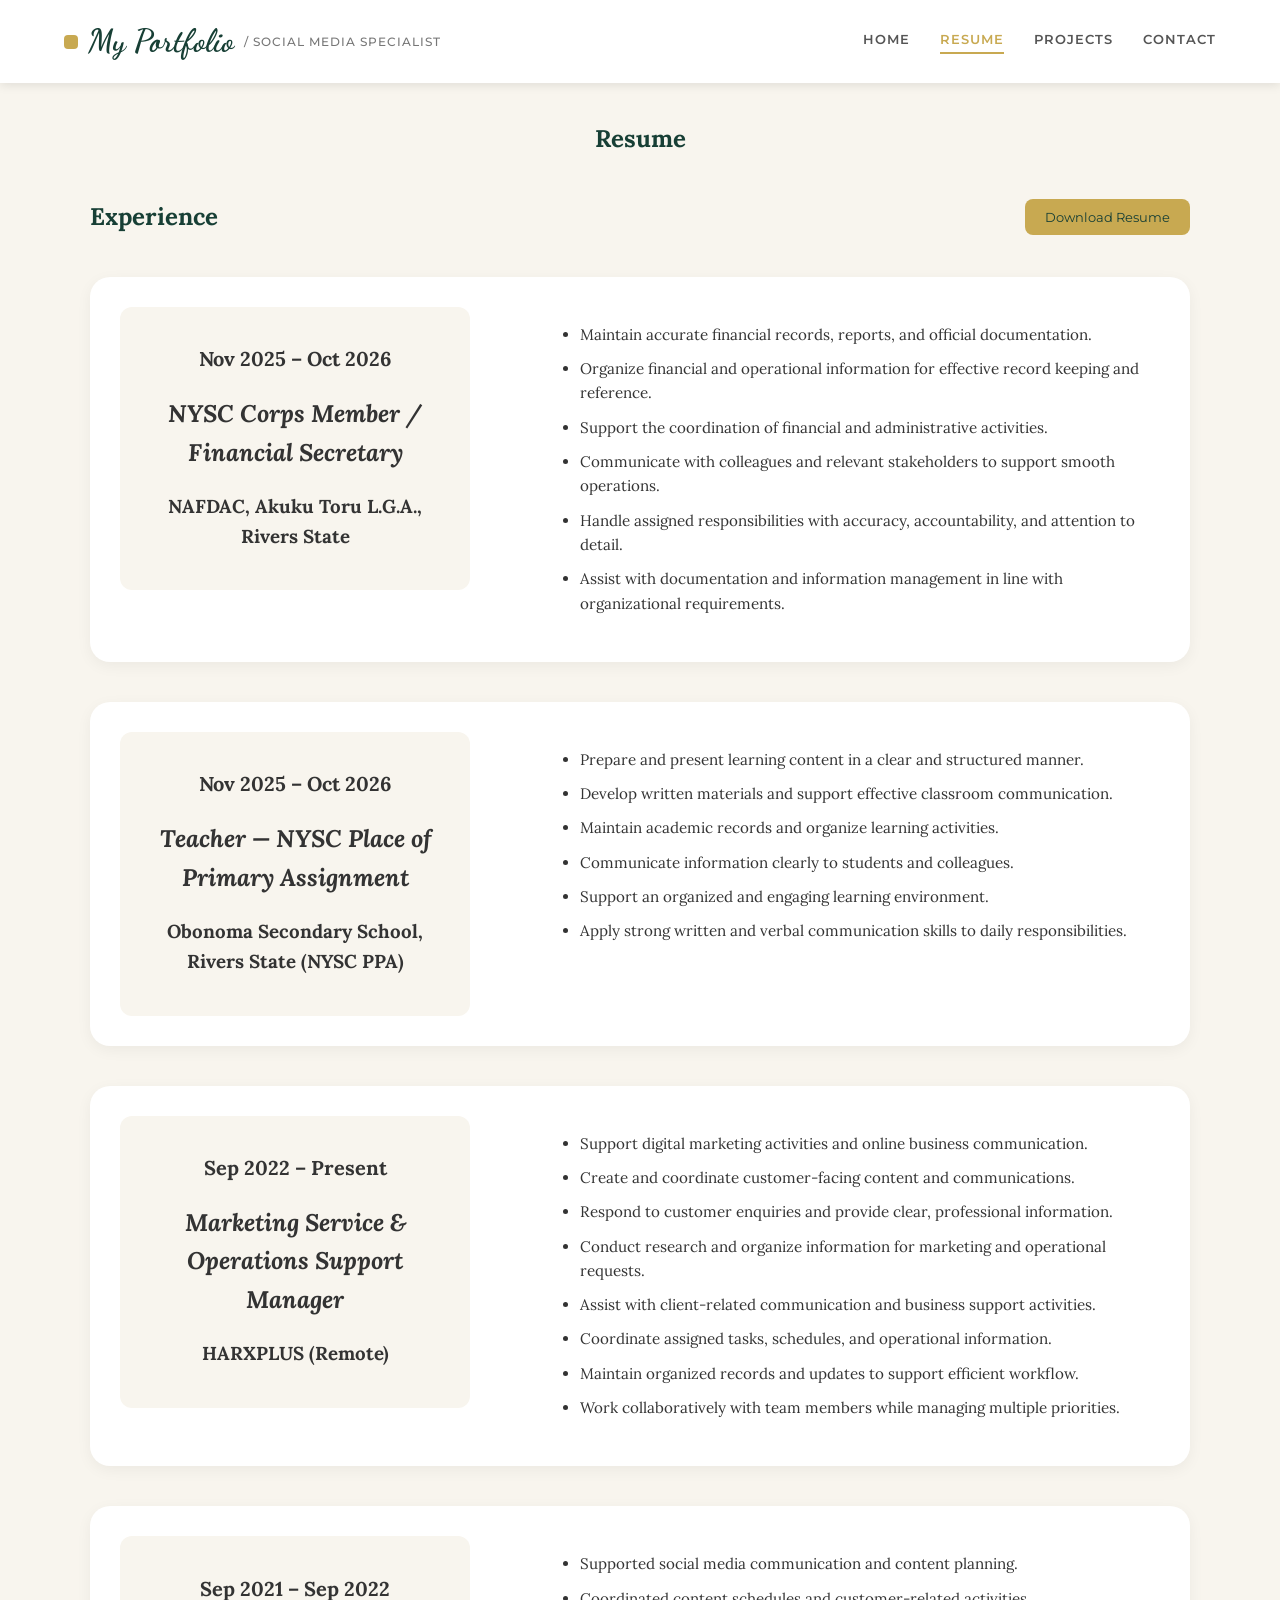
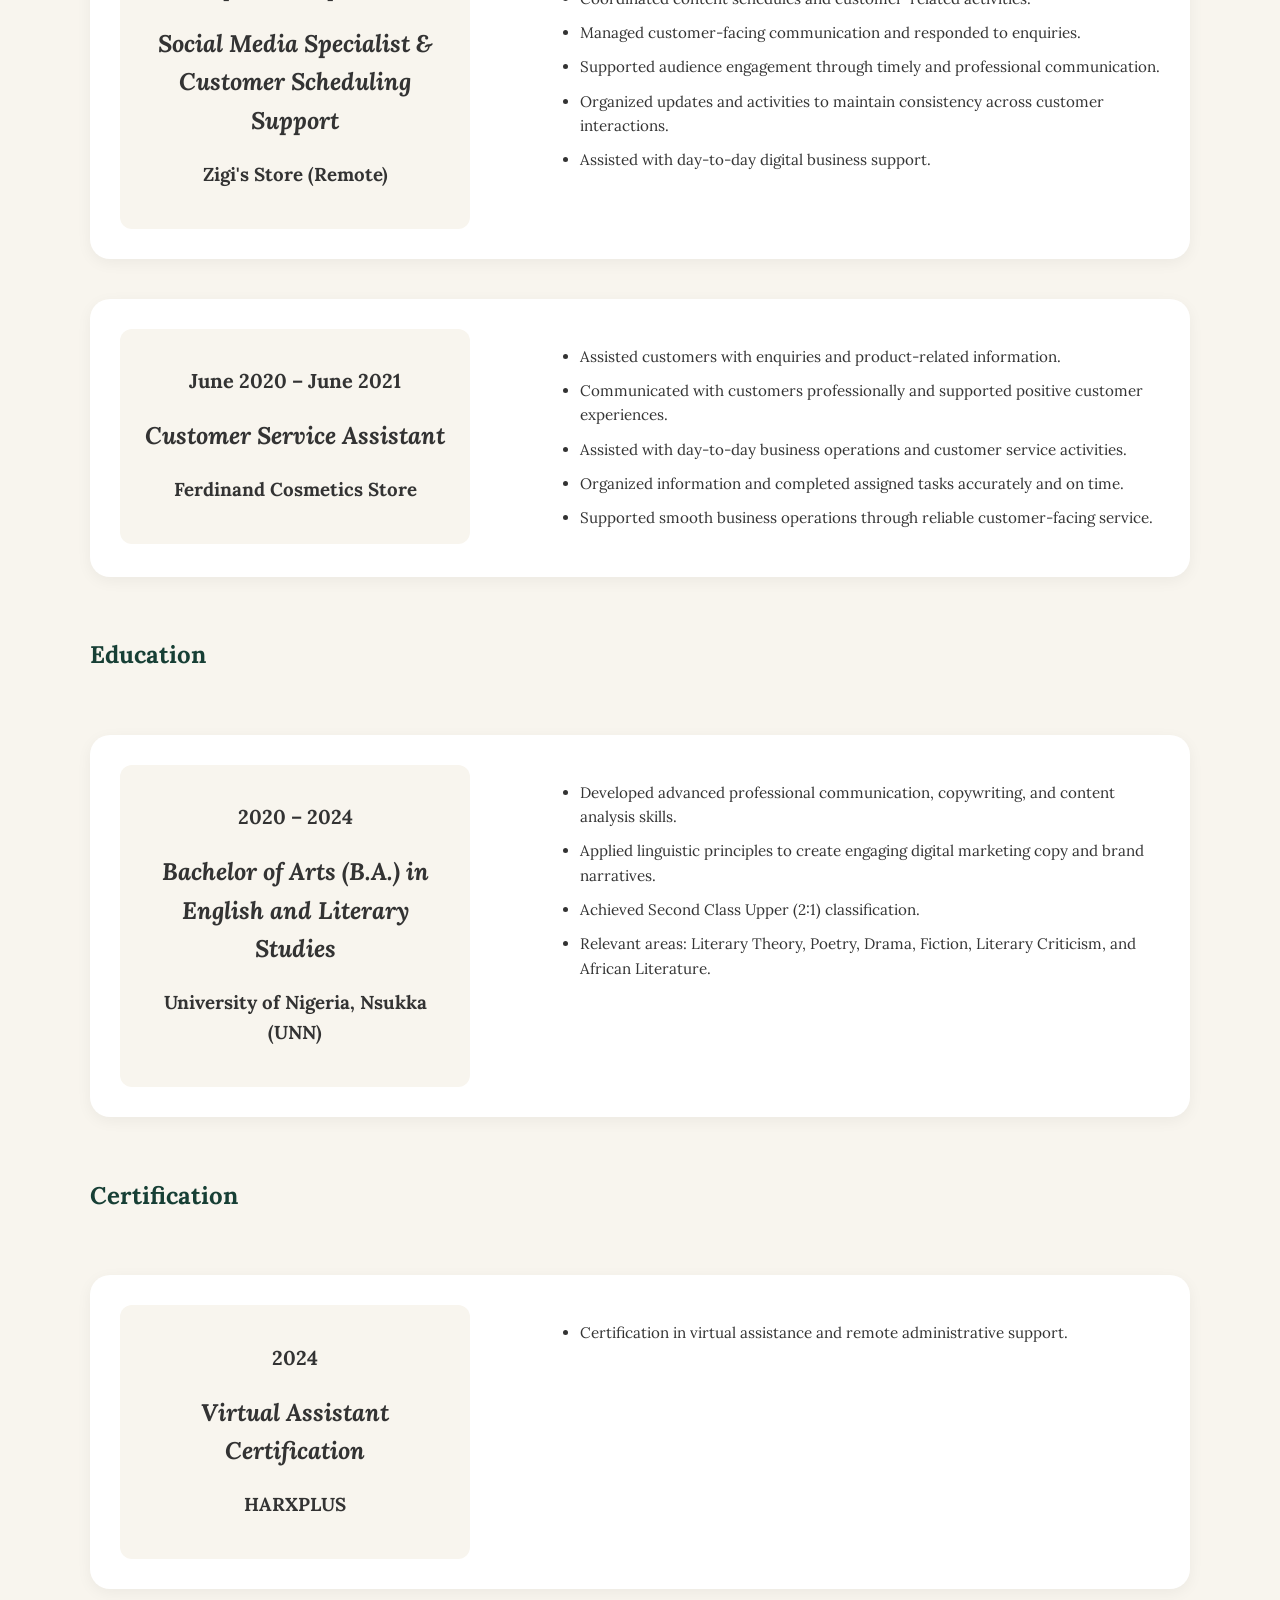
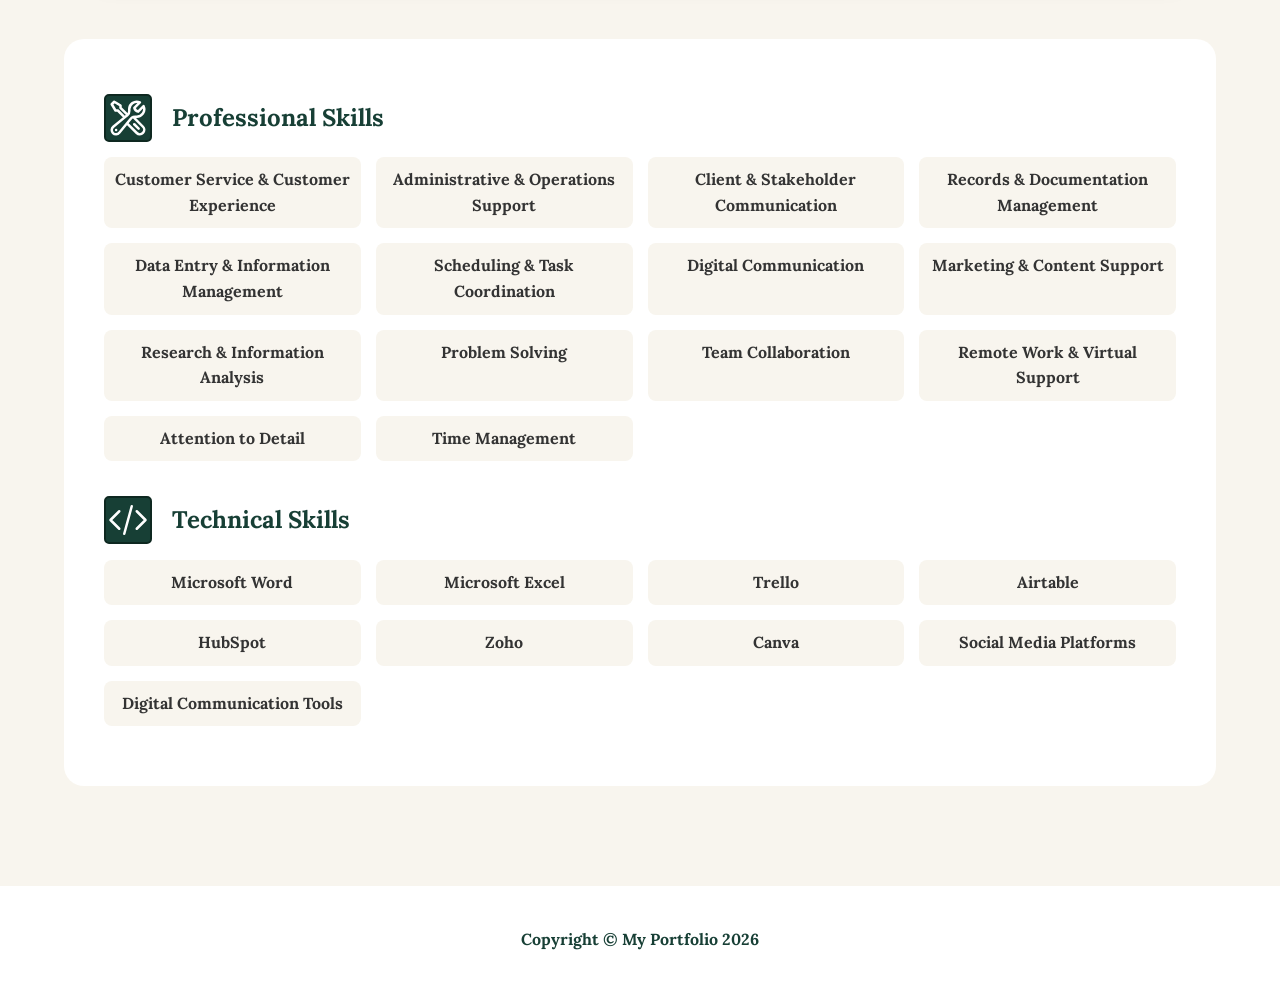
<file: resume.html>
<!DOCTYPE html>

<html lang="en">
    <head> 
        <meta charset="UTF-8">
        <meta name="viewport" content="width=device-width, initial-scale=1.0">
        <title>My portfolio</title>
        <link rel="preconnect" href="https://fonts.googleapis.com">
        <link rel="preconnect" href="https://fonts.gstatic.com" crossorigin>
        <link href="https://fonts.googleapis.com/css2?family=Lora:ital,wght@0,400..700;1,400..700&family=Montserrat:ital,wght@0,100..900;1,100..900&family=Oswald:wght@200..700&family=Dancing+Script:wght@400..700&display=swap" rel="stylesheet">
        <link rel="stylesheet" href="resume2.css">
   </head>
    <body>
        <header>
            <nav class="nav">
                <div class="logo">
                    <span class="logo-mark"></span>
                    <span class="logo-name">My Portfolio</span>
                    <span class="logo-sub">/ Social Media Specialist</span>
                </div>
                <div class="links">
                    <a href="index.html">Home</a>
                    <a href="resume.html" class="nav-active">Resume</a>
                    <a href="project.html">Projects</a>
                    <a href="contact.html">Contact</a>
                </div> 
            </nav>
        </header>
        <section>
            <div class="h1"><h1>Resume</h1></div>
            <div class="contain0">
                <div class="contain1">
                    <h1>Experience</h1>
                    <button><a href="Maryann_Ugwu_Master_CV_Updated.pdf" download="Maryann_Ugwu_CV.pdf" >Download Resume</a></button>
                </div>
                <div class="contain11">
                    <div class="contain12">
                        <h1>Nov 2025 – Oct 2026</h1>
                        <h2>NYSC Corps Member / Financial Secretary</h2>
                        <h3>NAFDAC, Akuku Toru L.G.A., Rivers State</h3>
                    </div>
                    <div class="contain13">
                        <ul>
                            <li>Maintain accurate financial records, reports, and official documentation.</li>
                            <li>Organize financial and operational information for effective record keeping and reference.</li>
                            <li>Support the coordination of financial and administrative activities.</li>
                            <li>Communicate with colleagues and relevant stakeholders to support smooth operations.</li>
                            <li>Handle assigned responsibilities with accuracy, accountability, and attention to detail.</li>
                            <li>Assist with documentation and information management in line with organizational requirements.</li>
                        </ul>
                    </div>
                </div>

                <div class="contain11">
                    <div class="contain12">
                        <h1>Nov 2025 – Oct 2026</h1>
                        <h2>Teacher — NYSC Place of Primary Assignment</h2>
                        <h3>Obonoma Secondary School, Rivers State (NYSC PPA)</h3>
                    </div>
                    <div class="contain13">
                        <ul>
                            <li>Prepare and present learning content in a clear and structured manner.</li>
                            <li>Develop written materials and support effective classroom communication.</li>
                            <li>Maintain academic records and organize learning activities.</li>
                            <li>Communicate information clearly to students and colleagues.</li>
                            <li>Support an organized and engaging learning environment.</li>
                            <li>Apply strong written and verbal communication skills to daily responsibilities.</li>
                        </ul>
                    </div>
                </div>

                <div class="contain11">
                    <div class="contain12">
                        <h1>Sep 2022 – Present</h1>
                        <h2>Marketing Service &amp; Operations Support Manager</h2>
                        <h3>HARXPLUS (Remote)</h3>
                    </div>
                    <div class="contain13">
                        <ul>
                            <li>Support digital marketing activities and online business communication.</li>
                            <li>Create and coordinate customer-facing content and communications.</li>
                            <li>Respond to customer enquiries and provide clear, professional information.</li>
                            <li>Conduct research and organize information for marketing and operational requests.</li>
                            <li>Assist with client-related communication and business support activities.</li>
                            <li>Coordinate assigned tasks, schedules, and operational information.</li>
                            <li>Maintain organized records and updates to support efficient workflow.</li>
                            <li>Work collaboratively with team members while managing multiple priorities.</li>
                        </ul>
                    </div>
                </div>

                <div class="contain11">
                    <div class="contain12">
                        <h1>Sep 2021 – Sep 2022</h1>
                        <h2>Social Media Specialist &amp; Customer Scheduling Support</h2>   
                        <h3>Zigi's Store (Remote)</h3>
                    </div>
                    <div class="contain13">
                        <ul>
                            <li>Supported social media communication and content planning.</li>
                            <li>Coordinated content schedules and customer-related activities.</li>
                            <li>Managed customer-facing communication and responded to enquiries.</li>
                            <li>Supported audience engagement through timely and professional communication.</li>
                            <li>Organized updates and activities to maintain consistency across customer interactions.</li>
                            <li>Assisted with day-to-day digital business support.</li>
                        </ul>
                    </div>
                </div>

                <div class="contain11">
                    <div class="contain12">
                        <h1>June 2020 – June 2021</h1>
                        <h2>Customer Service Assistant</h2>
                        <h3>Ferdinand Cosmetics Store</h3>
                    </div>
                    <div class="contain13">
                        <ul>
                            <li>Assisted customers with enquiries and product-related information.</li>
                            <li>Communicated with customers professionally and supported positive customer experiences.</li>
                            <li>Assisted with day-to-day business operations and customer service activities.</li>
                            <li>Organized information and completed assigned tasks accurately and on time.</li>
                            <li>Supported smooth business operations through reliable customer-facing service.</li>
                        </ul>
                    </div>
                </div>

                <div class="contain"><h1>Education</h1></div>
                <div class="contain11">
                    <div class="contain12">
                        <h1>2020 – 2024</h1>
                        <h2>Bachelor of Arts (B.A.) in English and Literary Studies</h2>
                        <h3>University of Nigeria, Nsukka (UNN)</h3>
                    </div>
                    <div class="contain13">
                        <ul>
                            <li>Developed advanced professional communication, copywriting, and content analysis skills.</li>
                            <li>Applied linguistic principles to create engaging digital marketing copy and brand narratives.</li>
                            <li>Achieved Second Class Upper (2:1) classification.</li>
                            <li>Relevant areas: Literary Theory, Poetry, Drama, Fiction, Literary Criticism, and African Literature.</li>
                        </ul>
                    </div>
                </div>

                <div class="contain"><h1>Certification</h1></div>
                <div class="contain11">
                    <div class="contain12">
                        <h1>2024</h1>
                        <h2>Virtual Assistant Certification</h2>
                        <h3>HARXPLUS</h3>
                    </div>
                    <div class="contain13">
                        <ul>
                            <li>Certification in virtual assistance and remote administrative support.</li>
                        </ul>
                    </div>
                </div>
            </div>
        
        
            <div class="box">
                <div class="skills">
                  <svg xmlns="http://www.w3.org/2000/svg" fill="none" viewBox="0 0 24 24" stroke-width="1.5" stroke="currentColor" class="size-6">
                     <path stroke-linecap="round" stroke-linejoin="round" d="M11.42 15.17 17.25 21A2.652 2.652 0 0 0 21 17.25l-5.877-5.877M11.42 15.17l2.496-3.03c.317-.384.74-.626 1.208-.766M11.42 15.17l-4.655 5.653a2.548 2.548 0 1 1-3.586-3.586l6.837-5.63m5.108-.233c.55-.164 1.163-.188 1.743-.14a4.5 4.5 0 0 0 4.486-6.336l-3.276 3.277a3.004 3.004 0 0 1-2.25-2.25l3.276-3.276a4.5 4.5 0 0 0-6.336 4.486c.091 1.076-.071 2.264-.904 2.95l-.102.085m-1.745 1.437L5.909 7.5H4.5L2.25 3.75l1.5-1.5L7.5 4.5v1.409l4.26 4.26m-1.745 1.437 1.745-1.437m6.615 8.206L15.75 15.75M4.867 19.125h.008v.008h-.008v-.008Z" />
                  </svg>
                  <h1>Professional Skills</h1>
                </div>
                 <div class="class">
                    <div class="butt"><h1>Customer Service &amp; Customer Experience</h1></div>
                    <div class="butt"><h1>Administrative &amp; Operations Support</h1></div>
                    <div class="butt"><h1>Client &amp; Stakeholder Communication</h1></div>
                    <div class="butt"><h1>Records &amp; Documentation Management</h1></div>
                    <div class="butt"><h1>Data Entry &amp; Information Management</h1></div>
                    <div class="butt"><h1>Scheduling &amp; Task Coordination</h1></div>
                    <div class="butt"><h1>Digital Communication</h1></div>
                    <div class="butt"><h1>Marketing &amp; Content Support</h1></div>
                    <div class="butt"><h1>Research &amp; Information Analysis</h1></div>
                    <div class="butt"><h1>Problem Solving</h1></div>
                    <div class="butt"><h1>Team Collaboration</h1></div>
                    <div class="butt"><h1>Remote Work &amp; Virtual Support</h1></div>
                    <div class="butt"><h1>Attention to Detail</h1></div>
                    <div class="butt"><h1>Time Management</h1></div>
                </div><!-- /.class (core competencies) -->

                <div class="skills">
                  <svg xmlns="http://www.w3.org/2000/svg" fill="none" viewBox="0 0 24 24" stroke-width="1.5" stroke="currentColor" class="size-6">
                      <path stroke-linecap="round" stroke-linejoin="round" d="M17.25 6.75 22.5 12l-5.25 5.25m-10.5 0L1.5 12l5.25-5.25m7.5-3-4.5 16.5" />
                  </svg>
                  <h1>Technical Skills</h1>
                </div>
                <div class="class">
                    <div class="butt"><h1>Microsoft Word</h1></div>
                    <div class="butt"><h1>Microsoft Excel</h1></div>
                    <div class="butt"><h1>Trello</h1></div>
                    <div class="butt"><h1>Airtable</h1></div>
                    <div class="butt"><h1>HubSpot</h1></div>
                    <div class="butt"><h1>Zoho</h1></div>
                    <div class="butt"><h1>Canva</h1></div>
                    <div class="butt"><h1>Social Media Platforms</h1></div>
                    <div class="butt"><h1>Digital Communication Tools</h1></div>
                </div>
            </div><!-- /.box -->
        </section>
        <div class="mobile-author-box">
                <a href="resume.html" class="mob-active">
                    <div>
                       <svg xmlns="http://www.w3.org/2000/svg" fill="none" viewBox="0 0 24 24" stroke-width="1.5" stroke="currentColor" class="size-6">
                       <path stroke-linecap="round" stroke-linejoin="round" d="M19.5 14.25v-2.625a3.375 3.375 0 0 0-3.375-3.375h-1.5A1.125 1.125 0 0 1 13.5 7.125v-1.5a3.375 3.375 0 0 0-3.375-3.375H8.25m2.25 0H5.625c-.621 0-1.125.504-1.125 1.125v17.25c0 .621.504 1.125 1.125 1.125h12.75c.621 0 1.125-.504 1.125-1.125V11.25a9 9 0 0 0-9-9Z" />
                       </svg>
                       <h2>Resume</h2>
                    </div>
                </a>
                <a href="project.html">
                    <div>
                        <svg xmlns="http://www.w3.org/2000/svg" fill="none" viewBox="0 0 24 24" stroke-width="1.5" stroke="currentColor" class="size-6">
                        <path stroke-linecap="round" stroke-linejoin="round" d="M3 13.125C3 12.504 3.504 12 4.125 12h2.25c.621 0 1.125.504 1.125 1.125v6.75C7.5 20.496 6.996 21 6.375 21h-2.25A1.125 1.125 0 0 1 3 19.875v-6.75ZM9.75 8.625c0-.621.504-1.125 1.125-1.125h2.25c.621 0 1.125.504 1.125 1.125v11.25c0 .621-.504 1.125-1.125 1.125h-2.25a1.125 1.125 0 0 1-1.125-1.125V8.625ZM16.5 4.125c0-.621.504-1.125 1.125-1.125h2.25C20.496 3 21 3.504 21 4.125v15.75c0 .621-.504 1.125-1.125 1.125h-2.25a1.125 1.125 0 0 1-1.125-1.125V4.125Z" />
                        </svg>
                        <h2>Projects</h2>
                    </div>
                </a>
                <a href="index.html" class="mob-home">
                    <div>
                        <svg xmlns="http://www.w3.org/2000/svg" fill="none" viewBox="0 0 24 24" stroke-width="1.5" stroke="currentColor" class="size-6">
                        <path stroke-linecap="round" stroke-linejoin="round" d="m2.25 12 8.954-8.955c.44-.439 1.152-.439 1.591 0L21.75 12M4.5 9.75v10.125c0 .621.504 1.125 1.125 1.125H9.75v-4.875c0-.621.504-1.125 1.125-1.125h2.25c.621 0 1.125.504 1.125 1.125V21h4.125c.621 0 1.125-.504 1.125-1.125V9.75M8.25 21h8.25" />
                        </svg>
                        <h2>Home</h2>
                    </div>
                </a>
                <a href="contact.html">
                    <div>
                        <svg xmlns="http://www.w3.org/2000/svg" fill="none" viewBox="0 0 24 24" stroke-width="1.5" stroke="currentColor" class="size-6">
                        <path stroke-linecap="round" stroke-linejoin="round" d="M21.75 6.75v10.5a2.25 2.25 0 0 1-2.25 2.25h-15a2.25 2.25 0 0 1-2.25-2.25V6.75m19.5 0A2.25 2.25 0 0 0 19.5 4.5h-15a2.25 2.25 0 0 0-2.25 2.25m19.5 0v.243a2.25 2.25 0 0 1-1.07 1.916l-7.5 4.615a2.25 2.25 0 0 1-2.36 0L3.32 8.91a2.25 2.25 0 0 1-1.07-1.916V6.75" />
                        </svg>
                        <h2>Contact</h2>
                    </div>
                </a>
            </div>

        
        <footer>
            <h1>Copyright &copy; My Portfolio 2026 </h1>
        </footer>
        <script src="script.js"></script>
    </body>
</html>
</file>
<file: practise.css>
:root {
    --forest-green: #173F35;
    --forest-green-deep: #0E2820;
    --cream: #F8F5EE;
    --gold: #C8A951;
    --gold-light: #DFC988;
    --white: #FFFFFF;
}

/* Side-slide transition between pages, driven by script.js: a colored panel
   sweeps in to cover the screen on click, then the browser navigates; the
   new page's own overlay sweeps back out to reveal it. Respects
   prefers-reduced-motion (script.js skips the animation for those users). */
.page-transition-overlay {
    position: fixed;
    inset: 0;
    background: linear-gradient(120deg, var(--forest-green), var(--forest-green-deep));
    z-index: 99999;
    pointer-events: none;
    display: flex;
    align-items: center;
    justify-content: center;
    animation: overlaySweepOut 0.5s cubic-bezier(0.76, 0, 0.24, 1) 0.05s forwards;
}

.page-transition-overlay.is-sweeping-in {
    animation: overlaySweepIn 0.42s cubic-bezier(0.76, 0, 0.24, 1) forwards;
}

/* "My Portfolio" only appears during the click-triggered sweep (covering the
   screen), not on the page-load reveal — hidden by default, faded in only
   when .is-sweeping-in is present. */
.page-transition-text {
    font-family: "Dancing Script", cursive;
    font-weight: 700;
    font-size: clamp(32px, 6vw, 56px);
    color: var(--white);
    opacity: 0;
}

.page-transition-overlay.is-sweeping-in .page-transition-text {
    animation: overlayTextFade 0.3s ease-out 0.2s forwards;
}

@keyframes overlayTextFade {
    from { opacity: 0; transform: scale(0.92); }
    to   { opacity: 1; transform: scale(1); }
}

@keyframes overlaySweepOut {
    from { transform: translateX(0%); }
    to   { transform: translateX(100%); }
}

@keyframes overlaySweepIn {
    from { transform: translateX(-100%); }
    to   { transform: translateX(0%); }
}

body {
    background: var(--cream);
    color: #333; 
    font-family: "Lora", serif;
    margin: 0;
    overflow-x: hidden;
    min-height: 100vh;
    display: flex;
    flex-direction: column;
}

main {
    flex: 1;
    display: flex;
    align-items: center;
}


header {
    background: var(--white);
}

nav {
    display: flex;
    flex-wrap: wrap;
    justify-content: space-between;
    align-items: center;
    padding: 1rem 5%;
    max-width: 1200px;
    margin: 0 auto;
}

.logo {
    display: flex;
    align-items: center;
    gap: 10px;
}

.logo-mark {
    width: 14px;
    height: 14px;
    border-radius: 4px;
    background: var(--gold);
    flex-shrink: 0;
}

.logo-name {
    font-family: "Dancing Script", cursive;
    font-size: 32px;
    font-weight: 700;
    color: var(--forest-green);
}

.logo-sub {
    font-family: "Montserrat", sans-serif;
    font-size: 12px;
    font-weight: 500;
    letter-spacing: 1px;
    text-transform: uppercase;
    color: #777;
}

.links {
    display: flex;
    gap: 30px;
}

.links a {
    text-decoration: none;
    font-family: "Montserrat", sans-serif;
    color: #555;
    font-weight: 600;
    font-size: 13px;
    letter-spacing: 1px;
    text-transform: uppercase;
    transition: color 0.3s;
}

.links a:hover {
    color: var(--gold);
}

.links a:active {
    color: var(--gold);
    border-bottom: 2px solid var(--gold);
    padding-bottom: 2px;
}

.buttons{
    display: flex;
    gap: 30px;
}
.btn {
    background-color: var(--gold);
    color: var(--forest-green);
    padding: 10px 20px;
    border: none;
    text-decoration: none;
    font-family: "Montserrat", sans-serif;
    font-size: 16px;
    font-weight: bold;
    border-radius: 30px;
    transition: background 0.3s, color 0.3s;
}
.btn:hover {
    background-color: var(--forest-green);
    color: var(--white);
}
.btn1 {
    background-color: transparent;
    color: var(--forest-green);
    padding: 10px 20px;
    text-decoration: none;
    border: 2px solid var(--gold);
    font-family: "Montserrat", sans-serif;
    font-size: 16px;
    font-weight: bold;
    border-radius: 30px;
    transition: background 0.3s, color 0.3s;
}
.btn1:hover {
    background-color: var(--forest-green);
    color: var(--white);
}


.container {
    max-width: 1200px;
    width: 100%;
    margin: 0 auto;
    padding: 40px 5%;
    display: flex;
    flex-direction: row; 
    align-items: center;
    gap: 40px;
}

.content0 {
    flex: 1;
    display: flex;
    flex-direction: column;
    gap: 26px;
}

.content {
    display: flex;
    flex-direction: column;
    gap: 12px;
}

.content h1 {
    font-family: "Montserrat", sans-serif;
    font-weight: 800;
    font-size: clamp(40px, 6vw, 68px);
    line-height: 1.05;
    color: var(--forest-green);
    margin: 0;
}

.content-sub {
    font-family: "Lora", serif;
    font-weight: 400;
    font-size: clamp(18px, 2.4vw, 24px);
    color: var(--forest-green);
    margin: 0;
}

.content-bio {
    text-align: justify;
    font-size: 18px;
    color: var(--forest-green);
    max-width: 1000px;
    margin: 6px 0 0;
}

.buttons {
    display: flex;
    gap: 20px;
}

/* Profile Card */
.profile-card {
    width: 100%;
    max-width: 400px;
    flex-shrink: 0;
    margin: 0 auto;
    background: var(--white);
    border-radius: 20px;
    box-shadow: 0 14px 34px rgba(23,63,53,0.10);
    overflow: hidden;
    display: flex;
    flex-direction: column;
    align-items: center;
}
.profile-title {
    font-family: "Montserrat", sans-serif;
    font-weight: 700;
    font-size: 1.2rem;
    line-height: 1.25;
    text-align: center;
    margin: 0 0 18px;
    color: var(--gold);
}

.profile-photo-wrap {
    width: 100%;
    height: 300px;
    padding: 40px 30px 26px;
    position: relative;
}

.profile-photo {
    position: absolute;
    inset: 0;
    margin: auto;
    width: 300px;
    height: 300px;
    border-radius: 50%;
    object-fit: cover;
    object-position: top;
    border: 4px solid var(--gold);
    box-shadow: 0 8px 20px rgba(0,0,0,0.15);
    opacity: 0;
    transition: opacity 0.9s ease-in-out;
}

/* Crossfade cycle: script.js toggles .is-active on one photo at a time
   every few seconds; this transition handles the actual fade. */
.profile-photo.is-active {
    opacity: 1;
    z-index: 1;
}

.profile-name {
    font-family: "Montserrat", sans-serif;
    font-weight: 700;
    font-size: 1.6rem;
    line-height: 1.25;
    text-align: center;
    margin: 0 0 18px;
    background: linear-gradient(135deg, var(--gold), var(--forest-green));
    -webkit-background-clip: text;
    background-clip: text;
    color: transparent;
}

.profile-divider {
    width: 48px;
    height: 3px;
    background: var(--gold);
    border-radius: 2px;
    margin-bottom: 18px;
}

.profile-tagline {
    font-family: "Montserrat", sans-serif;
    font-weight: 600;
    font-size: 12px;
    letter-spacing: 2px;
    text-transform: uppercase;
    color: var(--forest-green);
    text-align: center;
    margin: 0 0 30px;
    padding: 0 24px;
}

.profile-socials {
    width: 100%;
    background: var(--cream);
    padding: 18px 0;
    display: flex;
    justify-content: center;
    align-items: center;
    gap: 24px;
}

.profile-socials img {
    height: 26px;
    width: 26px;
    opacity: 0.85;
    transition: opacity 0.3s, transform 0.3s;
}

.profile-socials img:hover {
    opacity: 1;
    transform: scale(1.15);
}
.mobile-author-box {
    display: none;
}

/* Footer */
footer {
    padding: 30px;
    text-align: center;
    background: white;
}

footer h1 {
    font-size: 16px;
    color: var(--forest-green);
}



/* --- ANIMATION DEFINITIONS --- */


@keyframes slideInLeft {
    from {
        opacity: 0;
        transform: translateX(-50px);
    }
    to {
        opacity: 1;
        transform: translateX(0);
    }
}

@keyframes slideInRight {
    from {
        opacity: 0;
        transform: translateX(50px);
    }
    to {
        opacity: 1;
        transform: translateX(0);
    }
}


@keyframes fadeInScale {
    from {
        opacity: 0;
        transform: scale(0.8);
    }
    to {
        opacity: 1;
        transform: scale(1);
    }
}

/* Subtle upward float for buttons and secondary sections */
@keyframes fadeInUp {
    from {
        opacity: 0;
        transform: translateY(30px);
    }
    to {
        opacity: 1;
        transform: translateY(0);
    }
}



.content0 {
    animation: slideInRight 1s ease-out forwards;
}


.profile-card {
    animation: slideInLeft 1.1s ease-out forwards;
}


.buttons {
    animation: fadeInUp 0.8s ease-out 0.4s backwards; /* Delay of 0.4s */
}

.btn:hover, .btn1:hover {
    transform: translateY(-3px);
    box-shadow: 0 5px 15px rgba(200, 169, 81, 0.4);
    transition: all 0.3s ease;
}

/* MEDIA QUERIES */

/* For Tablets and smaller */
@media (max-width: 992px) {
    .container {
        flex-direction: column; /* Card (now first in the DOM) stacks above the text */
        text-align: center;
        padding-top: 15px;
    }

    .content0 {
        align-items: center;
    }

    .content-bio {
        margin: 6px auto 0;
    }
}

/* For Phones */
@media (max-width: 600px) {
   nav {
        flex-direction: column;
        gap: 20px;
    }

    .links {
        gap: 15px;
        bottom: 0;
    }
    header {
        margin: 12px 12px 0;
        border-radius: 18px;
        box-shadow: 0 10px 26px rgba(23,63,53,0.15);
        overflow: hidden;
    }

    .logo {
        width: 100%;
        flex-wrap: nowrap;
        justify-content: center;
        align-items: center;
        gap: 6px;
    }

    .logo-mark {
        width: 11px;
        height: 11px;
    }

    .logo-name {
        font-size: 19px;
        white-space: nowrap;
    }

    .logo-sub {
        font-size: 8.5px;
        letter-spacing: 0.4px;
        white-space: nowrap;
    }

    .profile-card {
        max-width: 280px;
    }

    .profile-photo-wrap {
        height: 160px;
    }

    .profile-photo {
        width: 150px;
        height: 150px;
    }

    
    .container {
        padding-top: 30px;
        flex-direction: column;
        text-align: center;
    }


    
    /* Hide the original top navigation links */
    nav .links {
        display: none;
    }
    /* ════════════════════════════════════════════
       MOBILE BOTTOM NAV — redesigned
       Order: Resume · Projects · HOME (raised) · Contact
    ════════════════════════════════════════════ */

    .mobile-author-box {
        display: flex;
        position: fixed;
        bottom: 0;
        left: 0;
        right: 0;
        width: 100%;
        background: linear-gradient(to right, var(--forest-green), var(--forest-green-deep));
        height: 70px;
        justify-content: space-around;
        align-items: flex-end;
        z-index: 9999;
        margin: 0;
        padding: 0 0 8px 0;
        border: none;
        border-radius: 24px 24px 0 0;
        box-shadow: 0 -4px 20px rgba(23,63,53,0.25);
        animation: navSlideUp 0.55s cubic-bezier(0.2, 1, 0.3, 1) forwards;
        overflow: visible;
    }

    .mobile-author-box a {
        text-decoration: none;
        color: rgba(255,255,255,0.7);
        font-family: "Montserrat", sans-serif;
        font-weight: 700;
        font-size: 9px;
        flex: 1;
        text-align: center;
        height: 100%;
        display: flex;
        align-items: center;
        justify-content: center;
        transition: color 0.2s ease, transform 0.2s ease;
        position: relative;
        overflow: hidden;
        letter-spacing: 0.04em;
        text-transform: uppercase;
    }

    .mobile-author-box div {
        display: flex;
        flex-direction: column;
        align-items: center;
        gap: 3px;
        position: relative;
        z-index: 2;
    }

    .mobile-author-box svg {
        height: 22px;
        width: 22px;
        transition: transform 0.25s cubic-bezier(0.34,1.56,0.64,1);
    }

    .mobile-author-box h2 {
        font-size: 9px;
        font-weight: 700;
        margin: 0;
        font-family: "Montserrat", sans-serif;
        color: inherit;
        letter-spacing: 0.05em;
        text-transform: uppercase;
        transition: color 0.2s ease;
    }

    /* Active page state */
    .mobile-author-box a.mob-active {
        color: #ffffff;
    }
    .mobile-author-box a.mob-active svg {
        transform: translateY(-2px);
        filter: drop-shadow(0 2px 6px rgba(255,255,255,0.4));
    }

    /* Tap ripple */
    .mobile-author-box a::after {
        content: '';
        position: absolute;
        inset: 0;
        background: rgba(255,255,255,0.18);
        border-radius: 50%;
        transform: scale(0);
        opacity: 0;
        transition: transform 0.35s ease, opacity 0.35s ease;
        pointer-events: none;
    }
    .mobile-author-box a:active::after {
        transform: scale(2.5);
        opacity: 1;
        transition: 0s;
    }
    .mobile-author-box a:active {
        color: #ffffff;
    }
    .mobile-author-box a:active svg {
        transform: scale(0.85);
        transition: transform 0.08s;
    }

    /* ── HOME — raised center hub button ── */
    .mobile-author-box a.mob-home {
        flex: 1.2;
        overflow: visible;
        color: #ffffff;
        align-items: flex-end;
        padding-bottom: 0;
        height: 100%;
    }

    .mobile-author-box a.mob-home div {
        background: linear-gradient(135deg, var(--gold-light), var(--gold));
        border-radius: 50%;
        width: 58px;
        height: 58px;
        justify-content: center;
        align-items: center;
        box-shadow: 0 -6px 20px rgba(200,169,81,0.55), 0 4px 12px rgba(0,0,0,0.2);
        transform: translateY(-18px);
        border: 3px solid rgba(255,255,255,0.25);
        transition: transform 0.3s cubic-bezier(0.34,1.56,0.64,1),
                    box-shadow 0.3s ease;
        position: relative;
        overflow: hidden;
    }

    .mobile-author-box a.mob-home h2 {
        display: none;
    }

    .mobile-author-box a.mob-home svg {
        height: 26px;
        width: 26px;
        color: var(--forest-green);
        filter: drop-shadow(0 1px 3px rgba(0,0,0,0.3));
        transform: none;
    }

    .mobile-author-box a.mob-home:active div {
        transform: translateY(-14px) scale(0.9);
        box-shadow: 0 -2px 10px rgba(200,169,81,0.3);
        transition: transform 0.08s, box-shadow 0.08s;
    }

    .mobile-author-box a.mob-home.mob-active div {
        box-shadow: 0 -6px 20px rgba(200,169,81,0.7),
                    0 0 0 4px rgba(255,255,255,0.25),
                    0 4px 12px rgba(0,0,0,0.2);
        transform: translateY(-20px);
    }

    .mobile-author-box a.mob-home div::after {
        content: '';
        position: absolute;
        inset: 0;
        background: rgba(255,255,255,0.25);
        border-radius: 50%;
        transform: scale(0);
        opacity: 0;
        transition: transform 0.4s ease, opacity 0.4s ease;
    }
    .mobile-author-box a.mob-home:active div::after {
        transform: scale(2);
        opacity: 1;
        transition: 0s;
    }

    @keyframes navSlideUp {
        from { transform: translateY(100%); opacity: 0; }
        to   { transform: translateY(0);    opacity: 1; }
    }

    body {
        padding-bottom: 80px;
    }

    footer {
        display: none;
    }
}


/* ═══════════════════════════════════════════
   CONTACT PAGE
   contact.html styles
═══════════════════════════════════════════ */

.contact-section {
    background: var(--cream);
    min-height: calc(100vh - 80px);
    max-width: 1200px;
    margin: 0 auto;
    padding: 70px 5% 80px;
    display: flex;
    flex-direction: row;
    flex-wrap: wrap;
    align-items: center;
    justify-content: center;
    gap: 50px;
}

.contact-main {
    display: flex;
    flex-direction: column;
    align-items: center;
    max-width: 680px;
    width: 100%;
}

/* ── Photo + orbiting contact icons ── */
.contact-photo-side {
    display: flex;
    align-items: center;
    justify-content: center;
    flex-shrink: 0;
}

.contact-photo-wrap {
    position: relative;
    width: 320px;
    height: 320px;
}

.contact-photo {
    position: absolute;
    inset: 0;
    margin: auto;
    width: 250px;
    height: 250px;
    border-radius: 50%;
    object-fit: cover;
    object-position: center 15%;
    border: 4px solid var(--gold);
    box-shadow: 0 16px 36px rgba(23,63,53,0.2);
}

.orbit-wrap {
    position: absolute;
    inset: 0;
    animation: orbitSpin 16s linear infinite;
}

.orbit-icon {
    position: absolute;
    animation: orbitCounterSpin 16s linear infinite;
}

.orbit-icon-1 { left: 160px; top: 0px; }
.orbit-icon-2 { left: 312px; top: 111px; }
.orbit-icon-3 { left: 254px; top: 289px; }
.orbit-icon-4 { left: 66px;  top: 289px; }
.orbit-icon-5 { left: 8px;   top: 111px; }

@keyframes orbitSpin {
    from { transform: rotate(0deg); }
    to   { transform: rotate(360deg); }
}

/* Counter-rotates the icon so it stays upright as .orbit-wrap spins it
   around the photo — the translate(-50%,-50%) here (not a separate static
   transform) is what centers each icon on its left/top point. */
@keyframes orbitCounterSpin {
    from { transform: translate(-50%, -50%) rotate(0deg); }
    to   { transform: translate(-50%, -50%) rotate(-360deg); }
}

.orbit-badge {
    width: 54px;
    height: 54px;
    border-radius: 50%;
    background: var(--white);
    box-shadow: 0 6px 18px rgba(23,63,53,0.22);
    display: flex;
    align-items: center;
    justify-content: center;
    padding: 13px;
    overflow: hidden;
}

.orbit-badge img {
    width: 100%;
    height: 100%;
    object-fit: contain;
}

.orbit-badge-phone {
    animation: phoneRing 3.6s ease-in-out infinite;
}

/* Rings in a quick burst, then pauses, like an actual incoming call */
@keyframes phoneRing {
    0%, 6%, 12%, 18%, 24%, 100% { transform: rotate(0deg); }
    3%  { transform: rotate(-16deg); }
    9%  { transform: rotate(16deg); }
    15% { transform: rotate(-12deg); }
    21% { transform: rotate(12deg); }
}

/* ── Heading ── */
.contact-heading {
    font-family: "Montserrat", sans-serif;
    font-size: clamp(44px, 7vw, 76px);
    font-weight: 800;
    text-align: center;
    margin: 0 0 56px;
    letter-spacing: -1.5px;
    line-height: 1.1;
    animation: fadeInUp 0.8s ease-out forwards;
}

.c-orange { color: var(--gold); }
.c-dark   { color: var(--forest-green); }

/* ── Grid ── */
.contact-grid {
    display: grid;
    grid-template-columns: repeat(2, 1fr);
    gap: 22px;
    max-width: 780px;
    width: 100%;
}

/* ── Base card ── */
.contact-card {
    background: white;
    border-radius: 22px;
    box-shadow: 0 4px 28px rgba(0, 0, 0, 0.07);
    overflow: hidden;
    display: flex;
    flex-direction: column;
    align-items: center;
    text-decoration: none;
    cursor: pointer;
    transition: transform 0.28s ease, box-shadow 0.28s ease;
}

.contact-card:hover {
    transform: translateY(-8px);
    box-shadow: 0 18px 44px rgba(200, 169, 81, 0.22);
}

/* ── Email card ── */
.email-card {
    padding: 42px 24px 36px;
    justify-content: center;
    gap: 20px;
    min-height: 210px;
}

.email-icon {
    filter: drop-shadow(0 6px 14px rgba(23, 63, 53, 0.45));
    animation: fadeInScale 0.9s ease-out 0.2s backwards;
}

.email-addr {
    font-family: "Montserrat", sans-serif;
    font-size: clamp(15px, 2.2vw, 21px);
    font-weight: 700;
    margin: 0;
    text-align: center;
    letter-spacing: -0.3px;
}

/* ── Gradient-header cards ── */
.gradient-card {
    padding-bottom: 30px;
}

.card-gradient-bar {
    width: 100%;
    height: 88px;
    background: linear-gradient(to right, var(--forest-green), var(--forest-green-deep));
    flex-shrink: 0;
    border-radius: 22px 22px 0 0;
}

/* Icon badge — overlaps gradient bar + white body */
.card-badge {
    width: 70px;
    height: 70px;
    background: white;
    border-radius: 18px;
    display: flex;
    align-items: center;
    justify-content: center;
    margin-top: -35px;
    box-shadow: 0 6px 20px rgba(0, 0, 0, 0.13);
    flex-shrink: 0;
    position: relative;
    z-index: 1;
    overflow: hidden;
}

.card-badge.circle-badge {
    border-radius: 50%;
    padding: 0;
    overflow: hidden;
}

.card-body {
    margin-top: 14px;
    text-align: center;
    padding: 0 22px;
    display: flex;
    flex-direction: column;
    gap: 5px;
}

.card-subtitle {
    font-family: "Montserrat", sans-serif;
    font-size: 13px;
    color: #9E9E9E;
    font-weight: 500;
    margin: 0;
}

.card-title {
    font-family: "Montserrat", sans-serif;
    font-size: clamp(16px, 2.2vw, 22px);
    font-weight: 700;
    color: var(--forest-green);
    margin: 0;
    letter-spacing: -0.3px;
}

/* ── Card entrance animations ── */
.contact-grid .contact-card:nth-child(1) { animation: cardSlideUp 0.7s ease-out 0.15s backwards; }
.contact-grid .contact-card:nth-child(2) { animation: cardSlideUp 0.7s ease-out 0.30s backwards; }
.contact-grid .contact-card:nth-child(3) { animation: cardSlideUp 0.7s ease-out 0.45s backwards; }
.contact-grid .contact-card:nth-child(4) { animation: cardSlideUp 0.7s ease-out 0.60s backwards; }

@keyframes cardSlideUp {
    from { opacity: 0; transform: translateY(36px); }
    to   { opacity: 1; transform: translateY(0); }
}

/* ── Active nav link (contact page) ── */
.links a.nav-active {
    color: var(--gold);
    border-bottom: 2px solid var(--gold);
    padding-bottom: 2px;
}

/* ── RESPONSIVE ── */
@media (max-width: 600px) {
    .contact-section {
        padding: 40px 16px 100px;
        gap: 40px;
    }

    .contact-photo-side {
        display: none;
    }

    .contact-heading {
        font-size: 38px;
        margin-bottom: 36px;
    }

    .contact-grid {
        gap: 14px;
    }

    .card-gradient-bar {
        height: 70px;
    }

    .card-badge {
        width: 58px;
        height: 58px;
        margin-top: -29px;
        border-radius: 14px;
    }

    .card-badge.circle-badge {
        border-radius: 50%;
    }

    .email-card {
        padding: 32px 16px 28px;
        min-height: 170px;
    }

    .card-title {
        font-size: 15px;
    }

    .email-addr {
        font-size: 14px;
    }
}

@media (max-width: 400px) {
    .contact-grid {
        grid-template-columns: 1fr;
        max-width: 340px;
    }
}
</file>
<file: project.css>
:root {
    --forest-green: #173F35;
    --forest-green-deep: #0E2820;
    --cream: #F8F5EE;
    --gold: #C8A951;
    --gold-light: #DFC988;
    --white: #FFFFFF;
}

/* Side-slide transition between pages, driven by script.js: a colored panel
   sweeps in to cover the screen on click, then the browser navigates; the
   new page's own overlay sweeps back out to reveal it. Respects
   prefers-reduced-motion (script.js skips the animation for those users). */
.page-transition-overlay {
    position: fixed;
    inset: 0;
    background: linear-gradient(120deg, var(--forest-green), var(--forest-green-deep));
    z-index: 99999;
    pointer-events: none;
    display: flex;
    align-items: center;
    justify-content: center;
    animation: overlaySweepOut 0.5s cubic-bezier(0.76, 0, 0.24, 1) 0.05s forwards;
}

.page-transition-overlay.is-sweeping-in {
    animation: overlaySweepIn 0.42s cubic-bezier(0.76, 0, 0.24, 1) forwards;
}

/* "My Portfolio" only appears during the click-triggered sweep (covering the
   screen), not on the page-load reveal — hidden by default, faded in only
   when .is-sweeping-in is present. */
.page-transition-text {
    font-family: "Dancing Script", cursive;
    font-weight: 700;
    font-size: clamp(32px, 6vw, 56px);
    color: var(--white);
    opacity: 0;
}

.page-transition-overlay.is-sweeping-in .page-transition-text {
    animation: overlayTextFade 0.3s ease-out 0.2s forwards;
}

@keyframes overlayTextFade {
    from { opacity: 0; transform: scale(0.92); }
    to   { opacity: 1; transform: scale(1); }
}

@keyframes overlaySweepOut {
    from { transform: translateX(0%); }
    to   { transform: translateX(100%); }
}

@keyframes overlaySweepIn {
    from { transform: translateX(-100%); }
    to   { transform: translateX(0%); }
}

body {
    background: var(--cream);
    color: #333; 
    font-family: "Lora", serif;
    margin: 0;
    line-height: 1.6;
}

header {
    background: white;
    width: 100%;
    position: fixed;
    top: 0;
    z-index: 1000;
    box-shadow: 0 2px 10px rgba(0,0,0,0.1);
}

nav {
    display: flex;
    flex-wrap: wrap;
    justify-content: space-between;
    align-items: center;
    padding: 1rem 5%;
    max-width: 1200px;
    margin: 0 auto;
}

.logo {
    display: flex;
    align-items: center;
    gap: 10px;
}

.logo-mark {
    width: 14px;
    height: 14px;
    border-radius: 4px;
    background: var(--gold);
    flex-shrink: 0;
}

.logo-name {
    font-family: "Dancing Script", cursive;
    font-size: 32px;
    font-weight: 700;
    color: var(--forest-green);
}

.logo-sub {
    font-family: "Montserrat", sans-serif;
    font-size: 12px;
    font-weight: 500;
    letter-spacing: 1px;
    text-transform: uppercase;
    color: #777;
}

.links {
    display: flex;
    gap: 30px;
}

.links a {
    text-decoration: none;
    font-family: "Montserrat", sans-serif;
    color: #555;
    margin-left: 0;
    font-weight: 600;
    font-size: 13px;
    letter-spacing: 1px;
    text-transform: uppercase;
    transition: color 0.3s;
}

.links a:hover {
    color: var(--gold);
}

.links a:active {
    color: var(--gold);
    border-bottom: 2px solid var(--gold);
    padding-bottom: 2px;
}

/* Active page highlight (desktop nav) */
.links a.nav-active {
    color: var(--gold);
    border-bottom: 2px solid var(--gold);
    padding-bottom: 2px;
}


.h1 h1 {
    text-align: center;
    font-family: "Montserrat", sans-serif;
    font-size: 3rem;
    color: var(--forest-green);
    margin-bottom: 50px;
}
.mobile-author-box {
    display: none;
}   

.section2 {
    text-align: center;
    padding: 80px 5%;
    background: linear-gradient(to left, var(--forest-green), var(--forest-green-deep));
}
.section2 h1 {
    font-family: "Montserrat", sans-serif;
    font-size: 2.5rem;
    color: #ffffff;       /* light text needed against the dark gradient background */
    margin-bottom: 30px;
}
.section2 button {
    background: var(--gold);
    color: var(--forest-green);
    border: none;
    padding: 15px 40px;
    font-size: 1rem;
    border-radius: 30px;
    cursor: pointer;
    font-family: "Montserrat", sans-serif;
    font-weight: bold;
    transition: background 0.3s ease, color 0.3s ease, border 0.3s ease;
}
.section2 button:hover {
    background: var(--white);
    color: var(--forest-green);
    border: 2px solid var(--gold);
    transform: scale(1.1);
}

footer {
    padding: 30px;
    text-align: center;
    background: white;
}

footer h1 {
    font-size: 16px;
    color: var(--forest-green);
}

/* --- PROJECT PAGE ANIMATIONS --- */

/* Entrance for the main title */
@keyframes projectTitleFade {
    from {
        opacity: 0;
        transform: translateY(-30px);
    }
    to {
        opacity: 1;
        transform: translateY(0);
    }
}

/* --- APPLYING TO YOUR PROJECT CLASSES --- */

/* Main "Projects" Heading */
.h1 h1 {
    animation: projectTitleFade 0.8s ease-out forwards;
}

/* Spotlight Call-to-Action Section at the bottom */
.section2 {
    animation: projectTitleFade 1s ease-out 0.9s backwards;
}

.section2 button {
    transition: background 0.3s ease, transform 0.3s ease;
}







/* --- CASE STUDIES --- */

.case-section {
    max-width: 1100px;
    margin: 0 auto;
    padding: 130px 5% 60px;
}

.case-intro {
    text-align: center;
    color: #666;
    max-width: 650px;
    margin: -30px auto 40px;
    font-size: 1.05rem;
}

.case-grid {
    display: grid;
    grid-template-columns: repeat(2, 1fr);
    gap: 24px;
}

.case-card {
    display: flex;
    flex-direction: column;
    gap: 10px;
    background: white;
    border-radius: 15px;
    padding: 30px;
    text-decoration: none;
    box-shadow: 0 4px 15px rgba(0,0,0,0.05);
    transition: transform 0.3s ease, box-shadow 0.3s ease;
}

.case-card:hover {
    transform: translateY(-5px);
    box-shadow: 0 12px 30px rgba(0,0,0,0.1);
}

.case-tag {
    font-family: "Montserrat", sans-serif;
    font-size: 11px;
    font-weight: 700;
    letter-spacing: 1px;
    text-transform: uppercase;
    color: var(--gold);
}

.case-card h1 {
    font-family: "Montserrat", sans-serif;
    font-size: 1.3rem;
    font-weight: 700;
    color: var(--forest-green);
    margin: 0;
    line-height: 1.3;
    text-transform: none;
    letter-spacing: normal;
}

.case-card p {
    color: #666;
    font-size: 0.95rem;
    line-height: 1.6;
    margin: 0;
}

.case-read-more {
    font-family: "Montserrat", sans-serif;
    font-size: 0.9rem;
    font-weight: 700;
    color: var(--forest-green);
    margin-top: 6px;
    transition: color 0.2s ease;
}

.case-card:hover .case-read-more {
    color: var(--gold);
}

/* Modal — CSS-only via :target, no JS needed. Linking to #case-N shows it,
   linking back to # (the backdrop or close button) hides it again. */
.case-modal {
    display: none;
    position: fixed;
    inset: 0;
    z-index: 10000;
    align-items: center;
    justify-content: center;
    padding: 40px 20px;
}

.case-modal:target {
    display: flex;
}

.case-modal-backdrop {
    position: absolute;
    inset: 0;
    background: rgba(14, 40, 32, 0.65);
    cursor: pointer;
}

.case-modal-content {
    position: relative;
    background: var(--white);
    max-width: 720px;
    width: 100%;
    max-height: 85vh;
    border-radius: 20px;
    box-shadow: 0 30px 60px rgba(0,0,0,0.3);
    z-index: 1;
    display: flex;
    flex-direction: column;
    animation: caseModalIn 0.3s ease-out forwards;
}

@keyframes caseModalIn {
    from { opacity: 0; transform: scale(0.95) translateY(10px); }
    to   { opacity: 1; transform: scale(1) translateY(0); }
}

.case-modal-close {
    position: absolute;
    top: 16px;
    right: 16px;
    width: 36px;
    height: 36px;
    display: flex;
    align-items: center;
    justify-content: center;
    background: var(--cream);
    color: var(--forest-green);
    border-radius: 50%;
    text-decoration: none;
    font-size: 22px;
    line-height: 1;
    z-index: 2;
    transition: background 0.2s ease, color 0.2s ease;
}

.case-modal-close:hover {
    background: var(--gold);
    color: var(--white);
}

.case-modal-inner {
    overflow-y: auto;
    padding: 56px 44px 50px;
}

.case-modal-inner h1 {
    font-family: "Montserrat", sans-serif;
    font-size: 1.6rem;
    font-weight: 800;
    color: var(--forest-green);
    margin: 6px 0 20px;
    line-height: 1.25;
}

.case-modal-inner h2 {
    font-family: "Montserrat", sans-serif;
    font-size: 1.05rem;
    font-weight: 700;
    color: var(--forest-green);
    margin: 26px 0 10px;
    padding-top: 16px;
    border-top: 1px solid var(--cream);
}

.case-modal-inner h2:first-of-type {
    border-top: none;
    padding-top: 0;
    margin-top: 18px;
}

.case-modal-inner h3 {
    font-family: "Montserrat", sans-serif;
    font-size: 0.9rem;
    font-weight: 700;
    color: var(--gold);
    margin: 16px 0 4px;
    text-transform: uppercase;
    letter-spacing: 0.4px;
}

.case-modal-inner p {
    color: #444;
    line-height: 1.75;
    margin: 0 0 10px;
}

.case-modal-inner ul,
.case-modal-inner ol {
    margin: 0 0 10px;
    padding-left: 22px;
    color: #444;
    line-height: 1.75;
}

.case-modal-inner li {
    margin-bottom: 4px;
}

.case-skills {
    display: flex;
    flex-wrap: wrap;
    gap: 8px;
    list-style: none;
    padding: 0;
}

.case-skills li {
    background: var(--cream);
    color: var(--forest-green);
    font-size: 0.82rem;
    font-weight: 600;
    padding: 6px 12px;
    border-radius: 20px;
    margin: 0;
}

.case-modal-inner blockquote {
    margin: 0 0 10px;
    padding: 16px 20px;
    background: var(--cream);
    border-left: 4px solid var(--gold);
    border-radius: 8px;
    font-style: italic;
    color: var(--forest-green);
    line-height: 1.7;
}

.workflow {
    display: flex;
    flex-wrap: wrap;
    align-items: center;
    gap: 6px;
    margin: 0 0 16px;
}

.workflow span {
    background: var(--cream);
    color: var(--forest-green);
    font-size: 0.8rem;
    font-weight: 700;
    padding: 7px 12px;
    border-radius: 6px;
    white-space: nowrap;
}

.workflow span:not(:last-child)::after {
    content: '\2192';
    margin-left: 6px;
    color: var(--gold);
    font-weight: bold;
}

.case-table-wrap {
    overflow-x: auto;
    margin-bottom: 12px;
}

.case-table {
    width: 100%;
    border-collapse: collapse;
    font-size: 0.85rem;
}

.case-table th,
.case-table td {
    padding: 10px 12px;
    text-align: left;
    border-bottom: 1px solid var(--cream);
    white-space: nowrap;
}

.case-table th {
    background: var(--forest-green);
    color: var(--white);
    font-family: "Montserrat", sans-serif;
    font-weight: 600;
    font-size: 0.78rem;
    text-transform: uppercase;
    letter-spacing: 0.5px;
}

.case-table tbody tr:nth-child(even) {
    background: var(--cream);
}

/* --- RESPONSIVE DESIGN (Mobile First) --- */
@media (max-width: 768px) {
    .case-grid {
        grid-template-columns: 1fr;
    }

    .case-modal-inner {
        padding: 56px 22px 40px;
    }

    .case-modal-content {
        max-height: 90vh;
    }

    .nav {
        flex-direction: column;
        gap: 15px;
    }

    .h1 h1 {
        font-size: 2.2rem;
    }

    header {
        left: 12px;
        right: 12px;
        top: 12px;
        width: auto;
        border-radius: 18px;
        box-shadow: 0 10px 26px rgba(23,63,53,0.15);
        overflow: hidden;
    }

    .logo {
        width: 100%;
        flex-wrap: nowrap;
        justify-content: center;
        align-items: center;
        gap: 6px;
    }

    .logo-mark {
        width: 11px;
        height: 11px;
    }

    .logo-name {
        font-size: 19px;
        white-space: nowrap;
    }

    .logo-sub {
        font-size: 8.5px;
        letter-spacing: 0.4px;
        white-space: nowrap;
    }

    nav .links {
        display: none;
    }

    /* ════════════════════════════════════════════
       MOBILE BOTTOM NAV — redesigned
       Order: Resume · Projects · HOME (raised) · Contact
    ════════════════════════════════════════════ */

    .mobile-author-box {
        display: flex;
        position: fixed;
        bottom: 0;
        left: 0;
        right: 0;
        width: 100%;
        background: linear-gradient(to right, var(--forest-green), var(--forest-green-deep));
        height: 70px;
        justify-content: space-around;
        align-items: flex-end;
        z-index: 9999;
        margin: 0;
        padding: 0 0 8px 0;
        border: none;
        border-radius: 24px 24px 0 0;
        box-shadow: 0 -4px 20px rgba(23,63,53,0.25);
        animation: navSlideUp 0.55s cubic-bezier(0.2, 1, 0.3, 1) forwards;
        overflow: visible;
    }

    .mobile-author-box a {
        text-decoration: none;
        color: rgba(255,255,255,0.7);
        font-family: "Montserrat", sans-serif;
        font-weight: 700;
        font-size: 9px;
        flex: 1;
        text-align: center;
        height: 100%;
        display: flex;
        align-items: center;
        justify-content: center;
        transition: color 0.2s ease, transform 0.2s ease;
        position: relative;
        overflow: hidden;
        letter-spacing: 0.04em;
        text-transform: uppercase;
    }

    .mobile-author-box div {
        display: flex;
        flex-direction: column;
        align-items: center;
        gap: 3px;
        position: relative;
        z-index: 2;
    }

    .mobile-author-box svg {
        height: 22px;
        width: 22px;
        transition: transform 0.25s cubic-bezier(0.34,1.56,0.64,1);
    }

    .mobile-author-box h2 {
        font-size: 9px;
        font-weight: 700;
        margin: 0;
        font-family: "Montserrat", sans-serif;
        color: inherit;
        letter-spacing: 0.05em;
        text-transform: uppercase;
        transition: color 0.2s ease;
    }

    /* Active page state */
    .mobile-author-box a.mob-active {
        color: #ffffff;
    }
    .mobile-author-box a.mob-active svg {
        transform: translateY(-2px);
        filter: drop-shadow(0 2px 6px rgba(255,255,255,0.4));
    }

    /* Tap ripple */
    .mobile-author-box a::after {
        content: '';
        position: absolute;
        inset: 0;
        background: rgba(255,255,255,0.18);
        border-radius: 50%;
        transform: scale(0);
        opacity: 0;
        transition: transform 0.35s ease, opacity 0.35s ease;
        pointer-events: none;
    }
    .mobile-author-box a:active::after {
        transform: scale(2.5);
        opacity: 1;
        transition: 0s;
    }
    .mobile-author-box a:active {
        color: #ffffff;
    }
    .mobile-author-box a:active svg {
        transform: scale(0.85);
        transition: transform 0.08s;
    }

    /* ── HOME — raised center hub button ── */
    .mobile-author-box a.mob-home {
        flex: 1.2;
        overflow: visible;
        color: #ffffff;
        align-items: flex-end;
        padding-bottom: 0;
        height: 100%;
    }

    .mobile-author-box a.mob-home div {
        background: linear-gradient(135deg, var(--gold-light), var(--gold));
        border-radius: 50%;
        width: 58px;
        height: 58px;
        justify-content: center;
        align-items: center;
        box-shadow: 0 -6px 20px rgba(200,169,81,0.55), 0 4px 12px rgba(0,0,0,0.2);
        transform: translateY(-18px);
        border: 3px solid rgba(255,255,255,0.25);
        transition: transform 0.3s cubic-bezier(0.34,1.56,0.64,1),
                    box-shadow 0.3s ease;
        position: relative;
        overflow: hidden;
    }

    .mobile-author-box a.mob-home h2 {
        display: none;
    }

    .mobile-author-box a.mob-home svg {
        height: 26px;
        width: 26px;
        color: var(--forest-green);
        filter: drop-shadow(0 1px 3px rgba(0,0,0,0.3));
        transform: none;
    }

    .mobile-author-box a.mob-home:active div {
        transform: translateY(-14px) scale(0.9);
        box-shadow: 0 -2px 10px rgba(200,169,81,0.3);
        transition: transform 0.08s, box-shadow 0.08s;
    }

    .mobile-author-box a.mob-home.mob-active div {
        box-shadow: 0 -6px 20px rgba(200,169,81,0.7),
                    0 0 0 4px rgba(255,255,255,0.25),
                    0 4px 12px rgba(0,0,0,0.2);
        transform: translateY(-20px);
    }

    .mobile-author-box a.mob-home div::after {
        content: '';
        position: absolute;
        inset: 0;
        background: rgba(255,255,255,0.25);
        border-radius: 50%;
        transform: scale(0);
        opacity: 0;
        transition: transform 0.4s ease, opacity 0.4s ease;
    }
    .mobile-author-box a.mob-home:active div::after {
        transform: scale(2);
        opacity: 1;
        transition: 0s;
    }

    @keyframes navSlideUp {
        from { transform: translateY(100%); opacity: 0; }
        to   { transform: translateY(0);    opacity: 1; }
    }

    /* Prevent content being hidden behind the fixed nav bar */
    body {
        padding-bottom: 80px;
    }

    footer {
        display: none;
    }
}
</file>
<file: resume2.css>
:root {
    --forest-green: #173F35;
    --forest-green-deep: #0E2820;
    --cream: #F8F5EE;
    --gold: #C8A951;
    --gold-light: #DFC988;
    --white: #FFFFFF;
}

/* Side-slide transition between pages, driven by script.js: a colored panel
   sweeps in to cover the screen on click, then the browser navigates; the
   new page's own overlay sweeps back out to reveal it. Respects
   prefers-reduced-motion (script.js skips the animation for those users). */
.page-transition-overlay {
    position: fixed;
    inset: 0;
    background: linear-gradient(120deg, var(--forest-green), var(--forest-green-deep));
    z-index: 99999;
    pointer-events: none;
    display: flex;
    align-items: center;
    justify-content: center;
    animation: overlaySweepOut 0.5s cubic-bezier(0.76, 0, 0.24, 1) 0.05s forwards;
}

.page-transition-overlay.is-sweeping-in {
    animation: overlaySweepIn 0.42s cubic-bezier(0.76, 0, 0.24, 1) forwards;
}

/* "My Portfolio" only appears during the click-triggered sweep (covering the
   screen), not on the page-load reveal — hidden by default, faded in only
   when .is-sweeping-in is present. */
.page-transition-text {
    font-family: "Dancing Script", cursive;
    font-weight: 700;
    font-size: clamp(32px, 6vw, 56px);
    color: var(--white);
    opacity: 0;
}

.page-transition-overlay.is-sweeping-in .page-transition-text {
    animation: overlayTextFade 0.3s ease-out 0.2s forwards;
}

@keyframes overlayTextFade {
    from { opacity: 0; transform: scale(0.92); }
    to   { opacity: 1; transform: scale(1); }
}

@keyframes overlaySweepOut {
    from { transform: translateX(0%); }
    to   { transform: translateX(100%); }
}

@keyframes overlaySweepIn {
    from { transform: translateX(-100%); }
    to   { transform: translateX(0%); }
}

body {
    background: var(--cream);
    color: #333; 
    font-family: "Lora", serif;
    margin: 0;
    line-height: 1.6;
}

header {
    background: white;
    width: 100%;
    position: fixed;
    top: 0;
    z-index: 1000;
    box-shadow: 0 2px 10px rgba(0,0,0,0.1);
}

nav {
    display: flex;
    flex-wrap: wrap;
    justify-content: space-between;
    align-items: center;
    padding: 1rem 5%;
    max-width: 1200px;
    margin: 0 auto;
}

.logo {
    display: flex;
    align-items: center;
    gap: 10px;
}

.logo-mark {
    width: 14px;
    height: 14px;
    border-radius: 4px;
    background: var(--gold);
    flex-shrink: 0;
}

.logo-name {
    font-family: "Dancing Script", cursive;
    font-size: 32px;
    font-weight: 700;
    color: var(--forest-green);
}

.logo-sub {
    font-family: "Montserrat", sans-serif;
    font-size: 12px;
    font-weight: 500;
    letter-spacing: 1px;
    text-transform: uppercase;
    color: #777;
}

.links {
    display: flex;
    gap: 30px;
}

.links a {
    text-decoration: none;
    font-family: "Montserrat", sans-serif;
    color: #555;
    font-weight: 600;
    font-size: 13px;
    letter-spacing: 1px;
    text-transform: uppercase;
    transition: color 0.3s;
}
.mobile-author-box{
    display: none;
}

.links a:hover {
    color: var(--gold);
}

/* Active page highlight (desktop nav) */
.links a.nav-active {
    color: var(--gold);
    border-bottom: 2px solid var(--gold);
    padding-bottom: 2px;
}


section {
    background: var(--cream);
    padding: 100px 5% 50px 5%; 
}

.h1 {
    text-align: center;
    color: var(--forest-green);
    margin-bottom: 40px;
}

.summary {
    max-width: 800px;
    margin: 0 auto 40px;
    text-align: center;
    color: var(--forest-green);
    line-height: 1.8;
    font-size: 1.02rem;
}

.contain0 {
    max-width: 1100px;
    margin: 0 auto;
    display: flex;
    flex-direction: column;
    gap: 40px;
}
.contain{
    color: var(--forest-green);
}


.contain1 {
    display: flex;
    justify-content: space-between;
    align-items: center;
    width: 100%;
}

.contain1 h1 {
    color: var(--forest-green);
    margin: 0;
}

.contain1 button {
    background-color: var(--gold);
    padding: 10px 20px;
    border: none;
    border-radius: 8px;
    cursor: pointer;
    transition: background 0.5s ease;

}
.contain1 button:hover{
    background-color: var(--forest-green);
    border: 1px solid var(--gold);
}
.contain1 button:hover a {
    color: var(--white);
}

.contain1 a {
    color: var(--forest-green);
    text-decoration: none;
    font-family: "Montserrat", sans-serif;
}


.contain11 {
    display: flex;
    flex-direction: row; 
    background-color: white;
    padding: 30px;
    gap: 70px;
    border-radius: 20px;
    box-shadow: 0 4px 15px rgba(0,0,0,0.05);
    align-items: flex-start;
}

.contain12 {
    flex: 1; 
    background-color: var(--cream);
    padding: 20px;
    border-radius: 12px;
    text-align: center;
    min-width: 200px;
}
.contain12 h1{
    font-size: 20px;
}
.contain12 h2{
    font-style: italic;
}

.contain13 {
    flex: 2; 
}

.contain13 li {
    margin-bottom: 10px;
    font-size: 0.95rem;
}

.box {
    max-width: 1100px;
    margin: 50px auto;
    background: white;
    padding: 40px;
    border-radius: 20px;
}

.class {
    display: grid;
    grid-template-columns: repeat(auto-fit, minmax(250px, 1fr)); 
    gap: 15px;
    margin-bottom: 20px;
}
.skills{
    display: flex;
    flex-direction: row;
    gap: 20px;
    align-items: center;
}
.skills svg{
    height: 40px;
    width: 40px;
    color: white;
    background-color: var(--forest-green);
    border-radius: 5px;
    padding: 2px;
    border: 2px solid var(--forest-green-deep);
}
.skills h1{
    color: var(--forest-green);
}

.butt {
    background: var(--cream);
    padding: 10px;
    border-radius: 8px;
    text-align: center;
}

.butt h1 {
    font-size: 1rem;
    margin: 0;
}
footer {
    padding: 30px;
    text-align: center;
    background: white;
}

footer h1 {
    font-size: 16px;
    color: var(--forest-green);
}

/* --- RESUME ANIMATIONS --- */

/* Standard fade-in and slide up */
@keyframes fadeInUpResume {
    from {
        opacity: 0;
        transform: translateY(20px);
    }
    to {
        opacity: 1;
        transform: translateY(0);
    }
}

/* Subtle zoom for the skill badges */
@keyframes popIn {
    0% {
        opacity: 0;
        transform: scale(0.9);
    }
    100% {
        opacity: 1;
        transform: scale(1);
    }
}

/* --- APPLYING TO YOUR EXISTING CLASSES --- */

/* Header Title */
.h1 h1 {
    animation: fadeInUpResume 0.8s ease-out forwards;
}

/* Experience & Education Headers */
.contain1, .contain {
    animation: fadeInUpResume 0.8s ease-out 0.2s backwards;
}

/* Individual Experience/Education/Certification Cards (Staggered) */
.contain11:nth-of-type(1) {
    animation: fadeInUpResume 0.8s ease-out 0.3s backwards;
}

.contain11:nth-of-type(2) {
    animation: fadeInUpResume 0.8s ease-out 0.4s backwards;
}

.contain11:nth-of-type(3) {
    animation: fadeInUpResume 0.8s ease-out 0.5s backwards;
}

.contain11:nth-of-type(4) {
    animation: fadeInUpResume 0.8s ease-out 0.6s backwards;
}

.contain11:nth-of-type(5) {
    animation: fadeInUpResume 0.8s ease-out 0.7s backwards;
}

.contain11:nth-of-type(6) {
    animation: fadeInUpResume 0.8s ease-out 0.8s backwards;
}

.contain11:nth-of-type(7) {
    animation: fadeInUpResume 0.8s ease-out 0.9s backwards;
}

/* Skill Sections */
.skills {
    animation: fadeInUpResume 0.8s ease-out 1s backwards;
}

/* Individual Skill Buttons (The "butt" class) */
.butt {
    animation: popIn 0.5s cubic-bezier(0.175, 0.885, 0.32, 1.275) backwards;
    transition: all 0.3s ease;
}

/* Delaying each skill button slightly so they "pop" in one by one */
.butt:nth-child(1)  { animation-delay: 1.00s; }
.butt:nth-child(2)  { animation-delay: 1.03s; }
.butt:nth-child(3)  { animation-delay: 1.06s; }
.butt:nth-child(4)  { animation-delay: 1.09s; }
.butt:nth-child(5)  { animation-delay: 1.12s; }
.butt:nth-child(6)  { animation-delay: 1.15s; }
.butt:nth-child(7)  { animation-delay: 1.18s; }
.butt:nth-child(8)  { animation-delay: 1.21s; }
.butt:nth-child(9)  { animation-delay: 1.24s; }
.butt:nth-child(10) { animation-delay: 1.27s; }
.butt:nth-child(11) { animation-delay: 1.30s; }
.butt:nth-child(12) { animation-delay: 1.33s; }
.butt:nth-child(13) { animation-delay: 1.36s; }
.butt:nth-child(14) { animation-delay: 1.39s; }

/* Interactive Hover Effects */
.contain11:hover {
    background-color: #ffffff;
    box-shadow: 0 10px 20px rgba(0,0,0,0.05);
    transform: translateX(10px);
    transition: all 0.4s ease;
}

.butt:hover {
    background-color: var(--gold);
    color: var(--forest-green);
    transform: scale(1.05);
}

.contain1 button:hover {
    filter: brightness(1.1);
    transform: translateY(-2px);
    transition: 0.3s;
}


@media (max-width: 900px) {
    .contain11 {
        flex-direction: column;
        gap: 24px;
    }
    
    .contain12 {
        width: 100%;
        box-sizing: border-box;
    }
}


@media (max-width: 600px) {
    nav {
        flex-direction: column;
        gap: 15px;
    }
    nav .links {
        display: none;
    }

    header {
        left: 12px;
        right: 12px;
        top: 12px;
        width: auto;
        border-radius: 18px;
        box-shadow: 0 10px 26px rgba(23,63,53,0.15);
        overflow: hidden;
    }

    .logo {
        width: 100%;
        flex-wrap: nowrap;
        justify-content: center;
        align-items: center;
        gap: 6px;
    }

    .logo-mark {
        width: 11px;
        height: 11px;
    }

    .logo-name {
        font-size: 19px;
        white-space: nowrap;
    }

    .logo-sub {
        font-size: 8.5px;
        letter-spacing: 0.4px;
        white-space: nowrap;
    }
    
    .contain1 {
        flex-direction: row;
        gap: 20px;
        text-align: center;
    }

    .box {
        padding: 24px 20px;
    }

    .class {
        grid-template-columns: 1fr;
    }

    section {
        padding-top: 110px; /* raised from 80px — the nav logo can now wrap to two lines (cursive name + subtitle), making the fixed header taller */
    }

    /* ════════════════════════════════════════════
       MOBILE BOTTOM NAV — redesigned
       Order: Resume · Projects · HOME (raised) · Contact
    ════════════════════════════════════════════ */

    .mobile-author-box {
        display: flex;
        position: fixed;
        bottom: 0;
        left: 0;
        right: 0;
        width: 100%;
        background: linear-gradient(to right, var(--forest-green), var(--forest-green-deep));
        height: 70px;
        justify-content: space-around;
        align-items: flex-end;
        z-index: 9999;
        margin: 0;
        padding: 0 0 8px 0;
        border: none;
        border-radius: 24px 24px 0 0;
        box-shadow: 0 -4px 20px rgba(23,63,53,0.25);
        animation: navSlideUp 0.55s cubic-bezier(0.2, 1, 0.3, 1) forwards;
        overflow: visible;
    }

    .mobile-author-box a {
        text-decoration: none;
        color: rgba(255,255,255,0.7);
        font-family: "Montserrat", sans-serif;
        font-weight: 700;
        font-size: 9px;
        flex: 1;
        text-align: center;
        height: 100%;
        display: flex;
        align-items: center;
        justify-content: center;
        transition: color 0.2s ease, transform 0.2s ease;
        position: relative;
        overflow: hidden;
        letter-spacing: 0.04em;
        text-transform: uppercase;
    }

    .mobile-author-box div {
        display: flex;
        flex-direction: column;
        align-items: center;
        gap: 3px;
        position: relative;
        z-index: 2;
    }

    .mobile-author-box svg {
        height: 22px;
        width: 22px;
        transition: transform 0.25s cubic-bezier(0.34,1.56,0.64,1);
    }

    .mobile-author-box h2 {
        font-size: 9px;
        font-weight: 700;
        margin: 0;
        font-family: "Montserrat", sans-serif;
        color: inherit;
        letter-spacing: 0.05em;
        text-transform: uppercase;
        transition: color 0.2s ease;
    }

    /* Active page state */
    .mobile-author-box a.mob-active {
        color: #ffffff;
    }
    .mobile-author-box a.mob-active svg {
        transform: translateY(-2px);
        filter: drop-shadow(0 2px 6px rgba(255,255,255,0.4));
    }

    /* Tap ripple */
    .mobile-author-box a::after {
        content: '';
        position: absolute;
        inset: 0;
        background: rgba(255,255,255,0.18);
        border-radius: 50%;
        transform: scale(0);
        opacity: 0;
        transition: transform 0.35s ease, opacity 0.35s ease;
        pointer-events: none;
    }
    .mobile-author-box a:active::after {
        transform: scale(2.5);
        opacity: 1;
        transition: 0s;
    }
    .mobile-author-box a:active {
        color: #ffffff;
    }
    .mobile-author-box a:active svg {
        transform: scale(0.85);
        transition: transform 0.08s;
    }

    /* ── HOME — raised center hub button ── */
    .mobile-author-box a.mob-home {
        flex: 1.2;
        overflow: visible;
        color: #ffffff;
        align-items: flex-end;
        padding-bottom: 0;
        height: 100%;
    }

    .mobile-author-box a.mob-home div {
        background: linear-gradient(135deg, var(--gold-light), var(--gold));
        border-radius: 50%;
        width: 58px;
        height: 58px;
        justify-content: center;
        align-items: center;
        box-shadow: 0 -6px 20px rgba(200,169,81,0.55), 0 4px 12px rgba(0,0,0,0.2);
        transform: translateY(-18px);
        border: 3px solid rgba(255,255,255,0.25);
        transition: transform 0.3s cubic-bezier(0.34,1.56,0.64,1),
                    box-shadow 0.3s ease;
        position: relative;
        overflow: hidden;
    }

    .mobile-author-box a.mob-home h2 {
        display: none;
    }

    .mobile-author-box a.mob-home svg {
        height: 26px;
        width: 26px;
        color: var(--forest-green);
        filter: drop-shadow(0 1px 3px rgba(0,0,0,0.3));
        transform: none;
    }

    .mobile-author-box a.mob-home:active div {
        transform: translateY(-14px) scale(0.9);
        box-shadow: 0 -2px 10px rgba(200,169,81,0.3);
        transition: transform 0.08s, box-shadow 0.08s;
    }

    .mobile-author-box a.mob-home.mob-active div {
        box-shadow: 0 -6px 20px rgba(200,169,81,0.7),
                    0 0 0 4px rgba(255,255,255,0.25),
                    0 4px 12px rgba(0,0,0,0.2);
        transform: translateY(-20px);
    }

    .mobile-author-box a.mob-home div::after {
        content: '';
        position: absolute;
        inset: 0;
        background: rgba(255,255,255,0.25);
        border-radius: 50%;
        transform: scale(0);
        opacity: 0;
        transition: transform 0.4s ease, opacity 0.4s ease;
    }
    .mobile-author-box a.mob-home:active div::after {
        transform: scale(2);
        opacity: 1;
        transition: 0s;
    }

    @keyframes navSlideUp {
        from { transform: translateY(100%); opacity: 0; }
        to   { transform: translateY(0);    opacity: 1; }
    }

    body {
        padding-bottom: 80px;
    }

    footer {
        display: none;
    }
}
</file>
